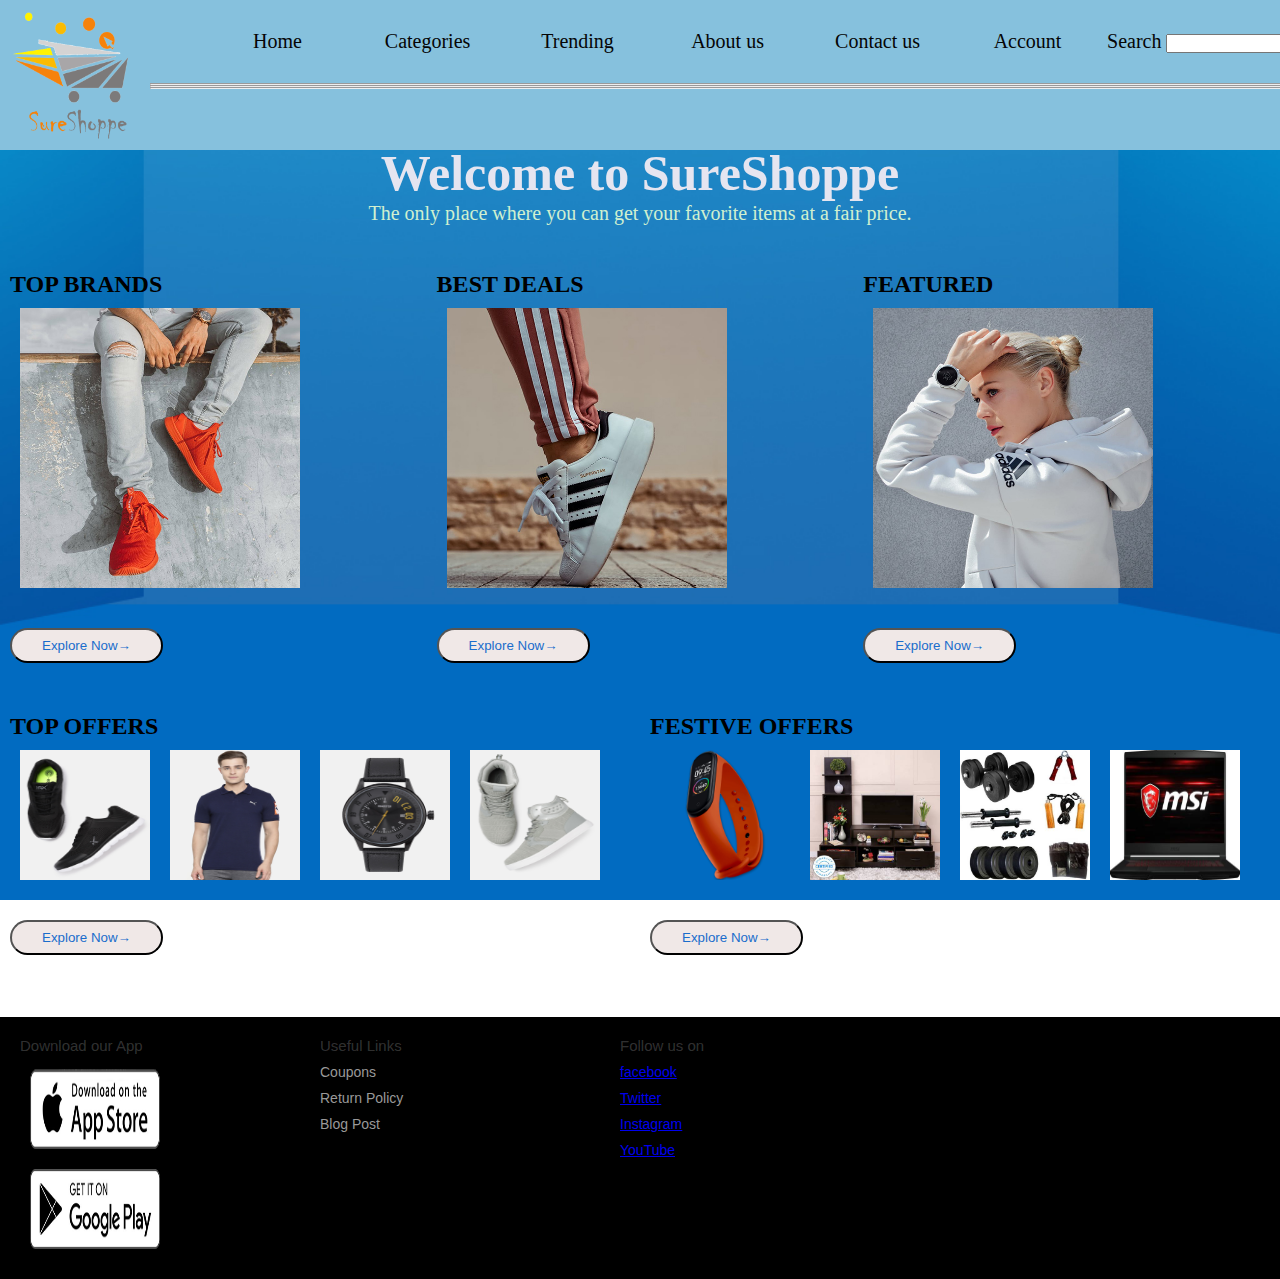
<file: index.html>
<!DOCTYPE html>
<html lang="en">
    <head>
        <meta charset="utf-8">
        <title>SureShoppe Home</title>
        <meta name="viewport" content="width=device-width, initial-scale=1">
        <link rel="stylesheet" href="css/index.css">
    </head>
    <body>
        <!--header navigation bar-->
        <header>            
            <div class="menubar">
               <div><a href="index.html" ><img src="images/Logo.png" alt="logo">   </a>
                </div>
                <ul>
                    <li class="active"><a href="index.html"  >Home </a>  </li>
                    <li> <a href="Categories.html" >Categories </a> </li>
                    <li> <a href="trending.html" >Trending </a> </li>
                    <li> <a href="aboutus.html" >About us </a> </li>
                    <li> <a href="contactus.html" >Contact us </a> </li>
                    <li> <a href="login.html" >Account</a> </li>
                </ul>
                <label class="search">Search <input type="search"></label>
                <hr><hr><hr>
                </div>
        </header>

            <!--Welcome text-->
            <br><br><br><br><br>><br>><br><br>
            <div  class="welcometext">
                <h1> <b>Welcome to SureShoppe</b> </h1>
                <p >
                    The only place where you can get your favorite items at a fair price.
                </p>
            </div>   <br><br>
            <!--top brands, deals, featured, top offers and festive offers--> 
                <div  class="row">
                    <div class="col1">
                        <h1>TOP BRANDS</h1>
                        <img src="images/category-1.jpg" alt="topbrands" >
                        <a href="trending.html" ><button type="button" class="btn">Explore Now&#8594;</button></a>
                    </div>
                    <div class="col1">
                        <h1>BEST DEALS</h1>
                        <img src="images/category-2.jpg" alt="deals" >
                        <a href="trending.html" ><button class="btn">Explore Now&#8594;</button></a>
                    </div>
                    <div class="col1">
                        <h1>FEATURED</h1>
                        <img src="images/category-3.jpg" alt="featured"> 
                        <a href="trending.html"><button class="btn">Explore Now&#8594;</button></a>
                    </div>

                    <div class="col2">
                        <h1>TOP OFFERS</h1>
                        <img src="images/topoffer1.jpg" alt="topoffer"> 
                        <img src="images/topoffer2.jpg" alt="topoffer">
                        <img src="images/topoffer3.jpg" alt="topoffer"> 
                        <img src="images/topoffer4.jpg" alt="topoffer"> 
                        <a href="trending.html"><button class="btn">Explore Now&#8594;</button></a>
                    </div>
                    
                    <div class="col2">
                      <h1>FESTIVE OFFERS</h1>
                      <img src="images/festive1.png" alt="festive1"> 
                      <img src="images/festive2.jpg" alt="festive2">
                      <img src="images/festive3.jpg" alt="festive3"> 
                      <img src="images/festive4.jpg" alt="festive4"> 
                      <a href="trending.html"><button class="btn">Explore Now&#8594;</button></a>
                  </div>
                </div>
            <br><br><br><br><br><br><br><br><br>
            <br><br><br><br><br><br><br><br><br><br><br><br><br><br><br><br><br><br><br><br><br><br><br><br><br><br><br><br><br><br><br><br><br>
<!--footer-->
  <div class="footer">
    <div class="contain">
    <div class="col">
      <h1>Download our App</h1>
      <a href="https://play.google.com/store"><img src="images/appstore.png" alt="appstore"></a>
      <a href="https://www.apple.com/in/app-store/"><img src="images/playstore.png" alt="appstore"> </a>
    </div>
    <div class="col">
      <h1>Useful Links</h1>
      <ul>
        <li>Coupons</li>
        <li>Return Policy</li>
        <li>Blog Post</li>
      </ul>
    </div>
    <div class="col social">
      <h1>Follow us on</h1>
      <ul>
        <li><a href="facebook.com">facebook</a></li>
        <li><a href="Twitter.com">Twitter</a></li>
        <li><a href="Instagram.com">Instagram</a></li>
        <li><a href="youtube.com">YouTube</a></li>
      </ul>
    </div>
  <div class="clearfix"></div>  
  </div>
</div>
  <!-- END OF FOOTER -->
</body>
</html>
</file>
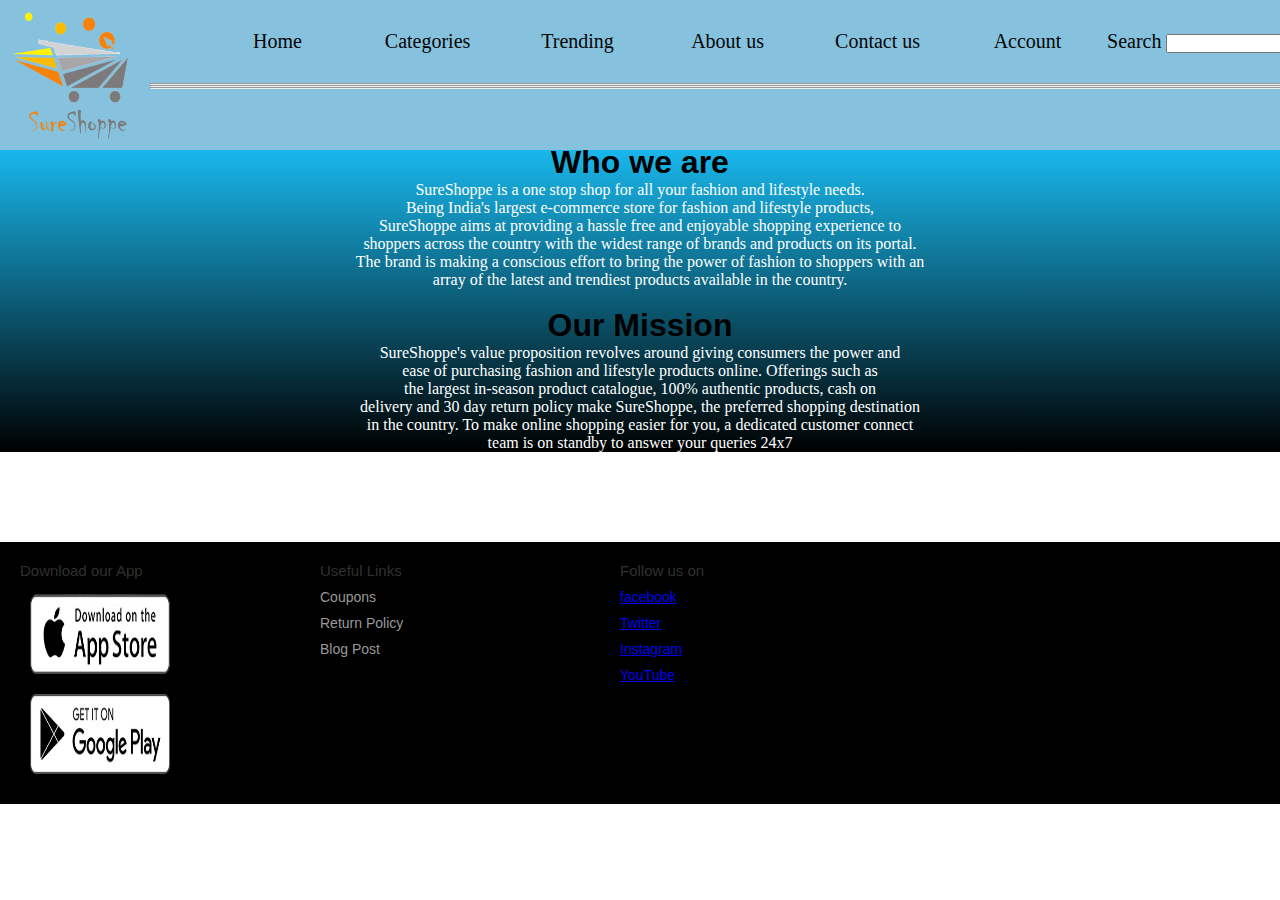
<file: aboutus.html>
<!DOCTYPE html>
<html lang="en">
    <head>
        <meta charset="utf-8">
        <title>SureShoppe Home</title>
        <meta name="viewport" content="width=device-width, initial-scale=1">
        <link rel="stylesheet" href="css/aboutus.css">
    </head>
    <body>
        <!--header navigation bar-->
        <header>            
            <div class="menubar">
               <div><a href="index.html" ><img src="images/Logo.png" alt="logo"></a>
                </div>
                <ul>
                    <li class="active"><a href="index.html"  >Home </a>  </li>
                    <li> <a href="Categories.html" >Categories </a> </li>
                    <li> <a href="trending.html" >Trending </a> </li>
                    <li> <a href="aboutus.html" >About us </a> </li>
                    <li> <a href="contactus.html" >Contact us </a> </li>
                    <li> <a href="login.html" >Account </a> </li>
                </ul>
                <label class="search" >Search <input type="search"></label>
                <hr><hr><hr>
                </div>
        </header>
        <br><br><br><br><br><br><br><br>
        
        <div class="content">
          <div class="a"> 
             <h1>Who we are</h1>
             <p >SureShoppe is a one stop shop for all your fashion and lifestyle needs. <br> 
              Being India's largest e-commerce store for fashion and lifestyle products, <br> 
              SureShoppe aims at providing a hassle free and enjoyable shopping experience to <br>
              shoppers across the country with the widest range of brands and products on its portal. <br>
              The brand is making a conscious effort to bring the power of fashion to shoppers with an <br>
              array of the latest and trendiest products available in the country.
             </p>
          </div> 
          <br>
          <div class="b">
              <h1>Our Mission</h1>
              <p> SureShoppe's value proposition revolves around giving consumers the power and <br>
                ease of purchasing fashion and lifestyle products online. Offerings such as <br>
                the largest in-season product catalogue, 100% authentic products, cash on <br>
                delivery and 30 day return policy make SureShoppe, the preferred shopping destination <br>
                in the country. To make online shopping easier for you, a dedicated customer connect <br>
                team is on standby to answer your queries 24x7
              </p>
          </div>
        </div>
      
    <br><br><br><br><br>

<!--footer-->
  <div class="footer">
    <div class="contain">
    <div class="col">
      <h1>Download our App</h1>
      <a href="https://play.google.com/store"><img src="images/appstore.png" alt="appstore"></a>
      <a href="https://www.apple.com/in/app-store/"><img src="images/playstore.png" alt="appstore"> </a>
    </div>
    <div class="col">
      <h1>Useful Links</h1>
      <ul>
        <li>Coupons</li>
        <li>Return Policy</li>
        <li>Blog Post</li>
      </ul>
    </div>
    <div class="col social">
      <h1>Follow us on</h1>
      <ul>
        <li><a href="facebook.com">facebook</a></li> 
        <li><a href="Twitter.com">Twitter</a></li>
        <li><a href="Instagram.com">Instagram</a></li>
        <li><a href="youtube.com">YouTube</a></li>
      </ul>
    </div>
  <div class="clearfix"></div>
  </div>
  </div>
  <!--END OF FOOTER-->
        
</body>
</html>
</file>
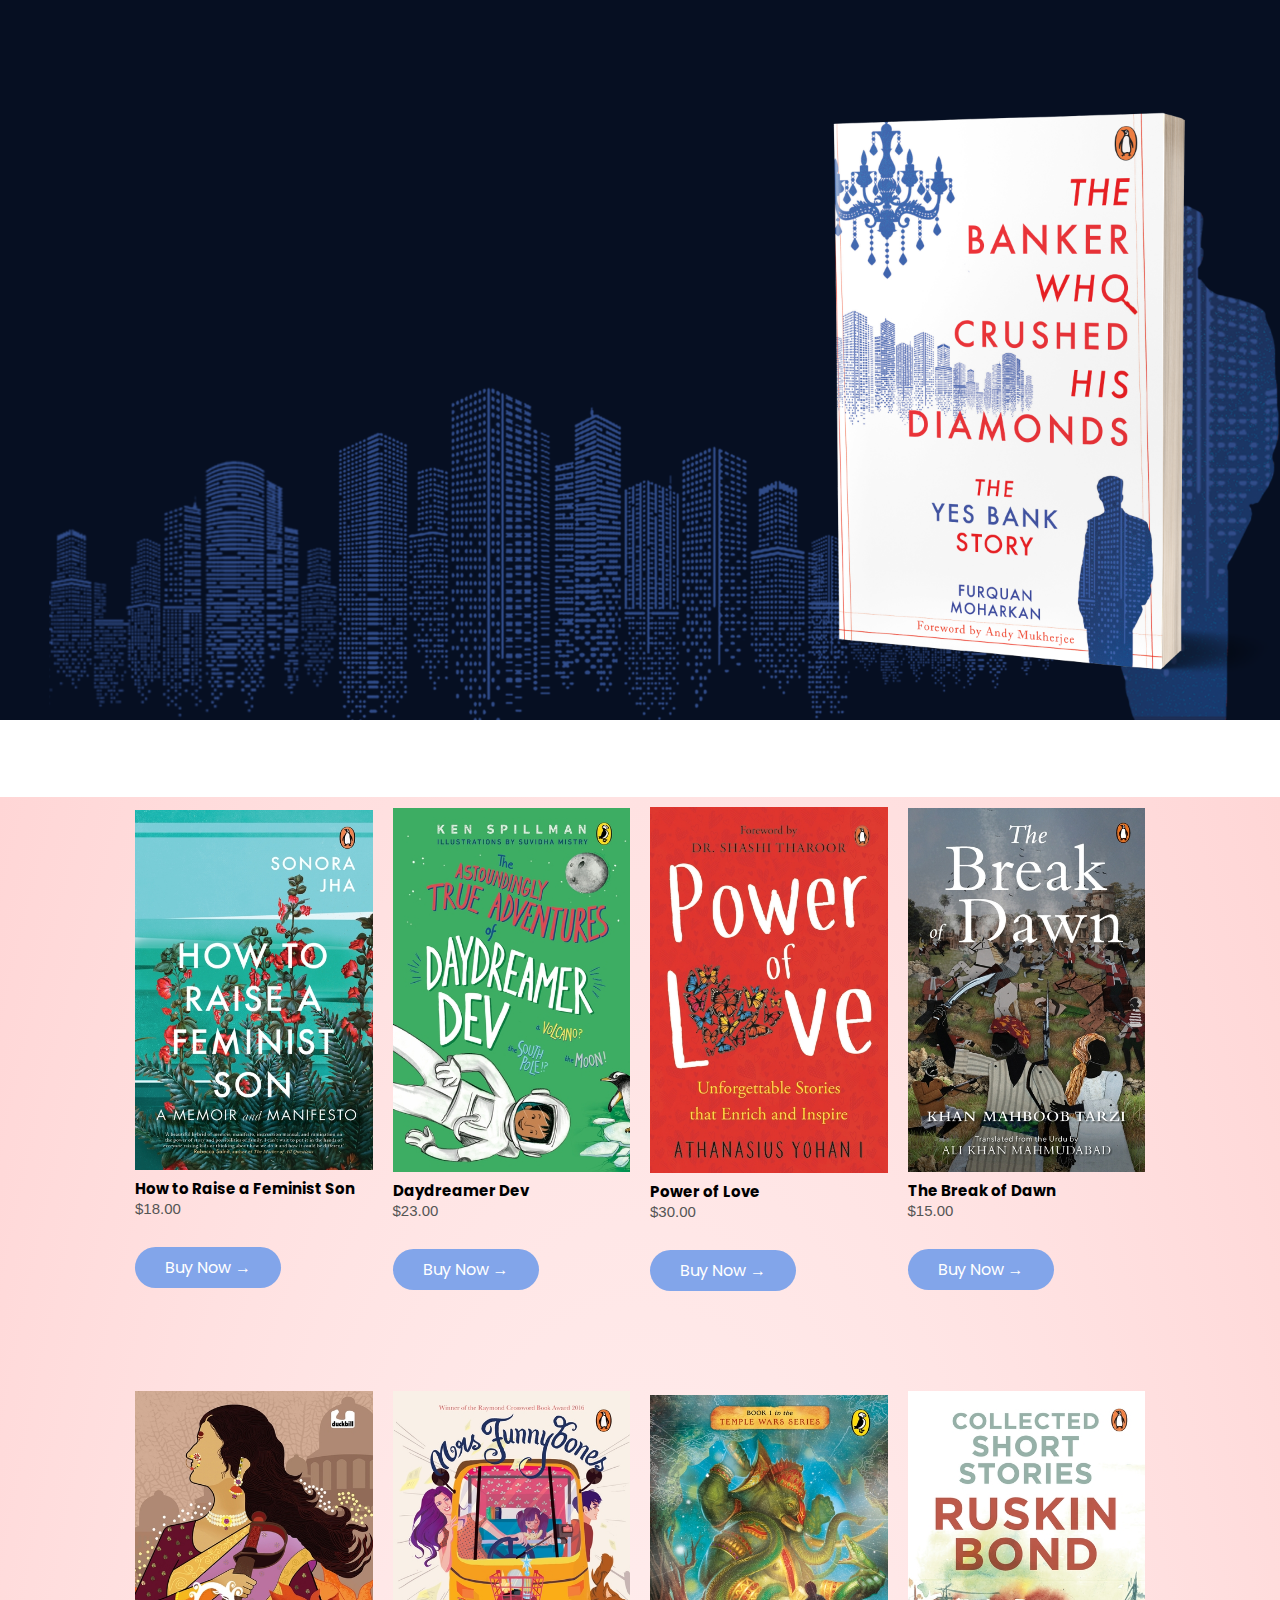
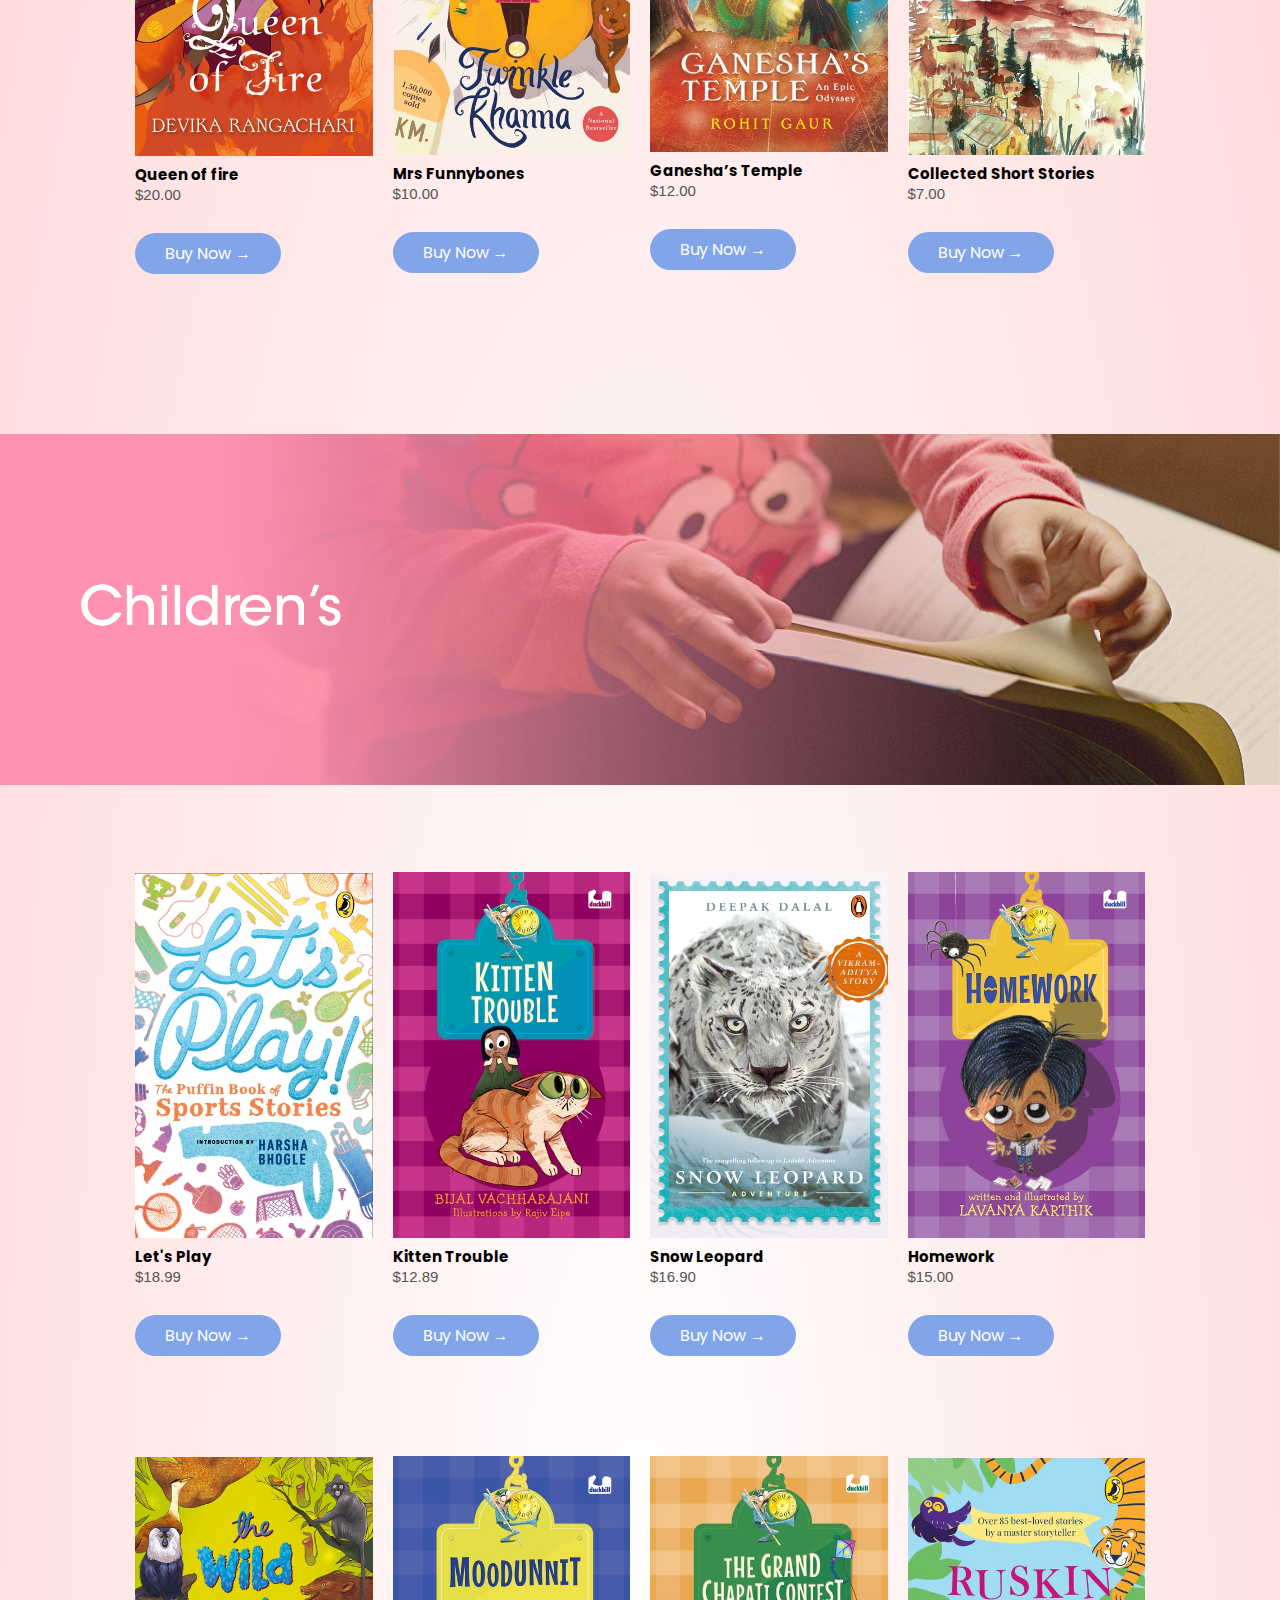
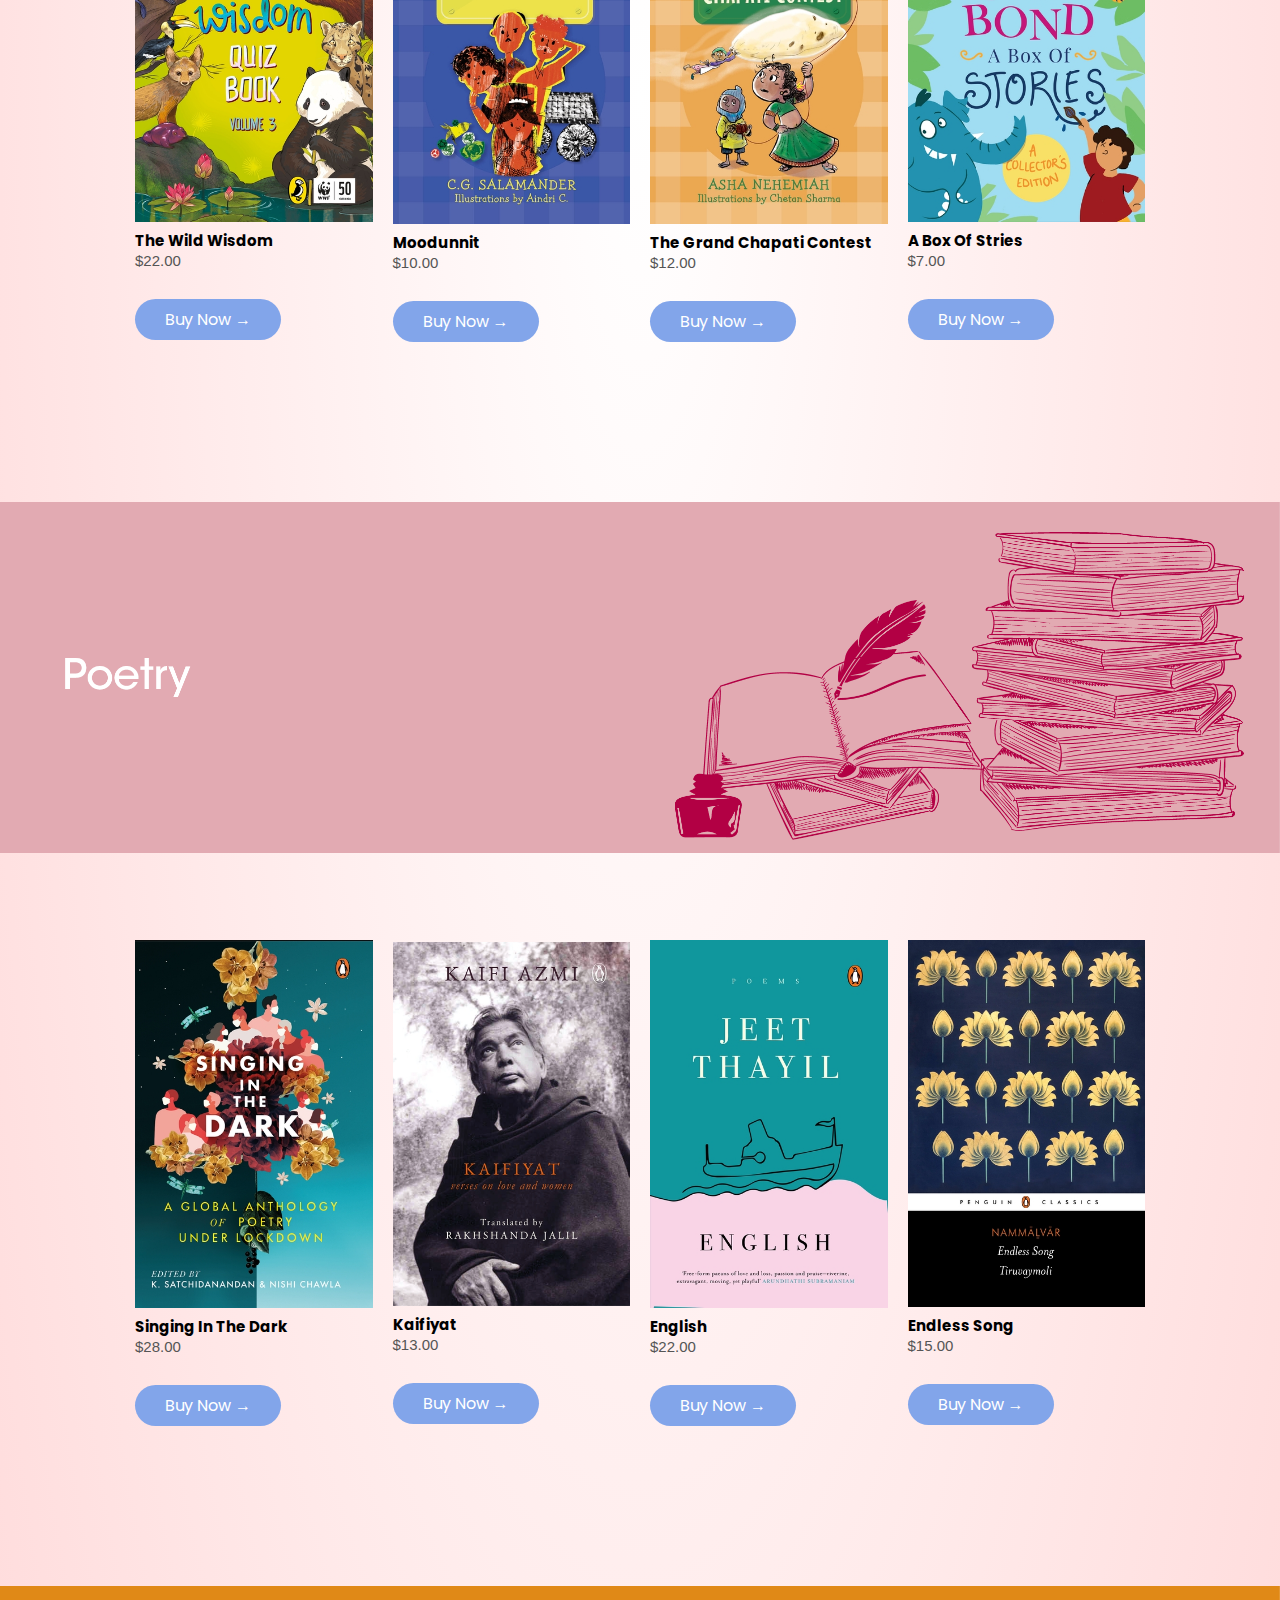
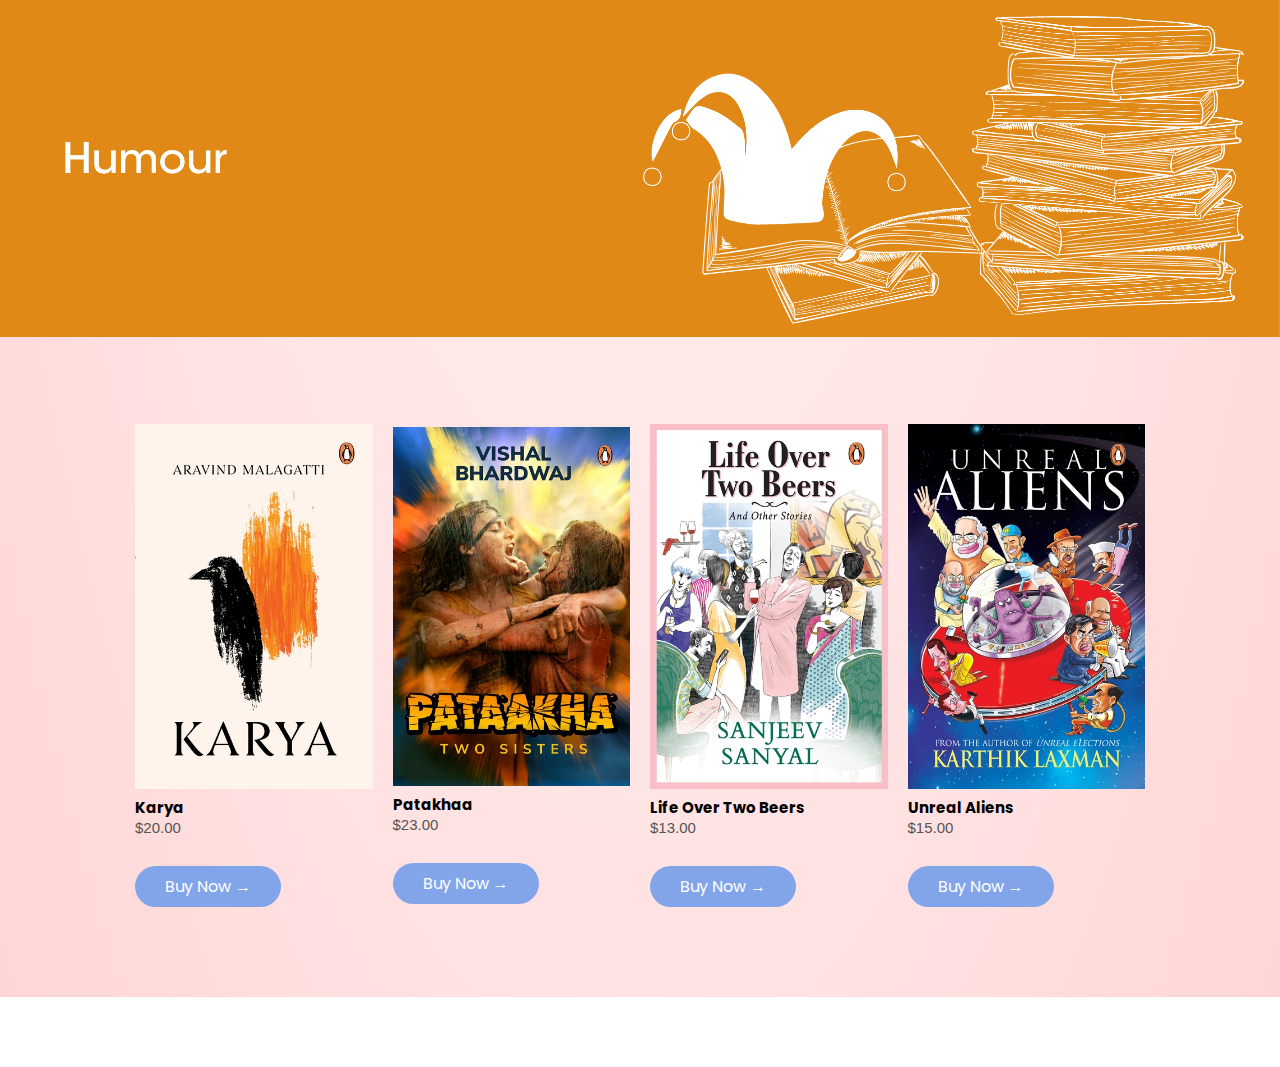
<file: books.html>
<!DOCTYPE html>
<html lang="en">
    <head>
        <meta charset="utf-8">
        <title>HomePage</title>
        <meta name="viewport" content="width=device-width, initial-scale=1">
        <link rel="stylesheet" href="css/common.css">
		<link href="https://fonts.googleapis.com/css2?family=Poppins:wght@500&display=swap" rel="stylesheet">
    </head>
    <body>
<!-- General Caztegory  -->
	<img src="images/headline.png" alt="fashion" class="center">
			<div class="header">
	        <div class="categories">
			<div class="small-container">
				<div class="row">
				<div class="col-4">
					<img src="images/book1.jpg" alt="How to Raise a Feminist Son" class="center">
					<h4>How to Raise a Feminist Son</h4>
					<p>$18.00</p>
					<a href="orderdone.html" class="btn">Buy Now &#8594;</a>
				</div>
				<div class="col-4">
					<img src="images/book2.jpg" alt="Daydreamer Dev" class="center">
					<h4>Daydreamer Dev</h4>
					<p>$23.00</p>
					<a href="orderdone.html" class="btn">Buy Now &#8594;</a>
				</div>
				<div class="col-4">
					<img src="images/book3.jpg" alt="Power of Love" class="center">
					<h4>Power of Love</h4>
					<p>$30.00</p>
					<a href="orderdone.html" class="btn">Buy Now &#8594;</a>
				</div>
				<div class="col-4">
					<img src="images/book4.jpg" alt="The Break of Dawn" class="center">
					<h4>The Break of Dawn</h4>
					<p>$15.00</p>
					<a href="orderdone.html" class="btn">Buy Now &#8594;</a>
				</div>
				<div class="col-4">
					<img src="images/book16.jpg" alt="Queen of fire" class="center">
					<h4>Queen of fire</h4>
					<p>$20.00</p>
					<a href="orderdone.html" class="btn">Buy Now &#8594;</a>
				</div>
				<div class="col-4">
					<img src="images/book9.jpg" alt="Mrs Funnybones" class="center">
					<h4>Mrs Funnybones</h4>
					<p>$10.00</p>
					<a href="orderdone.html" class="btn">Buy Now &#8594;</a>
				</div>
				<div class="col-4">
					<img src="images/book13.jpg" alt="Ganesha’s Temple" class="center">
					<h4>Ganesha’s Temple</h4>
					<p>$12.00</p>
					<a href="orderdone.html" class="btn">Buy Now &#8594;</a>
				</div>
				<div class="col-4">
					<img src="images/book14.jpg" alt="Collected Short Stories" class="center">
					<h4>Collected Short Stories</h4>
					<p>$7.00</p>
					<a href="orderdone.html" class="btn">Buy Now &#8594;</a>
				</div>	
				</div>
			</div>
        </div>
<!-- Children's  -->
		<img src="images/akk.png" alt="fashion" class="center">
		<div class="categories">
			<div class="small-container">
				<div class="row">
				<div class="col-4">
					<img src="images/kidsb1.jpg" alt="Let's Play" class="center">
					<h4>Let's Play</h4>
					<p>$18.99</p>
					<a href="orderdone.html" class="btn">Buy Now &#8594;</a>
				</div>
				<div class="col-4">
					<img src="images/kidsb2.jpg" alt="Kitten Trouble" class="center">
					<h4>Kitten Trouble</h4>
					<p>$12.89</p>
					<a href="orderdone.html" class="btn">Buy Now &#8594;</a>
				</div>
				<div class="col-4">
					<img src="images/kidsb3.jpg" alt="Snow Leopard" class="center">
					<h4>Snow Leopard</h4>
					<p>$16.90</p>
					<a href="orderdone.html" class="btn">Buy Now &#8594;</a>
				</div>
				<div class="col-4">
					<img src="images/kidsb4.jpg" alt="Homework" class="center">
					<h4>Homework</h4>
					<p>$15.00</p>
					<a href="orderdone.html" class="btn">Buy Now &#8594;</a>
				</div>
				<div class="col-4">
					<img src="images/kidsb5.jpg" alt="The Wild Wisdom" class="center">
					<h4>The Wild Wisdom</h4>
					<p>$22.00</p>
					<a href="orderdone.html" class="btn">Buy Now &#8594;</a>
				</div>
				<div class="col-4">
					<img src="images/kidsb6.jpg" alt="Moodunnit" class="center">
					<h4>Moodunnit</h4>
					<p>$10.00</p>
					<a href="orderdone.html" class="btn">Buy Now &#8594;</a>
				</div>
				<div class="col-4">
					<img src="images/kidsb7.jpg" alt="The Grand Chapati Contest" class="center">
					<h4>The Grand Chapati Contest</h4>
					<p>$12.00</p>
					<a href="orderdone.html" class="btn">Buy Now &#8594;</a>
				</div>
				<div class="col-4">
					<img src="images/kidsb8.jpg" alt="A Box Of Stries" class="center">
					<h4>A Box Of Stries</h4>
					<p>$7.00</p>
					<a href="orderdone.html" class="btn">Buy Now &#8594;</a>
				</div>	
				</div>
			</div>
		</div>
<!--  Poetry  -->
		<img src="images/poetry.png" alt="fashion" class="center">
		<div class="categories">
			<div class="small-container">
				<div class="row">
				<div class="col-4">
					<img src="images/poetry1.jpg" alt="Singing In The Dark" class="center">
					<h4>Singing In The Dark</h4>
					<p>$28.00</p>
					<a href="orderdone.html" class="btn">Buy Now &#8594;</a>
				</div>
				<div class="col-4">
					<img src="images/poetry2.jpg" alt="Kaifiyat" class="center">
					<h4>Kaifiyat</h4>
					<p>$13.00</p>
					<a href="orderdone.html" class="btn">Buy Now &#8594;</a>
				</div>
				<div class="col-4">
					<img src="images/poetry3.jpg" alt="English" class="center">
					<h4>English</h4>
					<p>$22.00</p>
					<a href="orderdone.html" class="btn">Buy Now &#8594;</a>
				</div>
				<div class="col-4">
					<img src="images/poetry4.jpg" alt="Endless Song" class="center">
					<h4>Endless Song</h4>
					<p>$15.00</p>
					<a href="orderdone.html" class="btn">Buy Now &#8594;</a>
				</div>	
				</div>
			</div>	
		</div>
<!--  Humour -->
		<img src="images/humour.png" alt="fashion" class="center">
		<div class="categories">
			<div class="small-container">
				<div class="row">
				<div class="col-4">
					<img src="images/h1.jpg" alt="Arya" class="center">
					<h4>Karya</h4>
					<p>$20.00</p>
					<a href="orderdone.html" class="btn">Buy Now &#8594;</a>
				</div>
				<div class="col-4">
					<img src="images/h2.jpg" alt="Patakhaa" class="center">
					<h4>Patakhaa</h4>
					<p>$23.00</p>
					<a href="orderdone.html" class="btn">Buy Now &#8594;</a>
				</div>
				<div class="col-4">
					<img src="images/h3.jpg" alt="Life Over Two Beers" class="center">
					<h4>Life Over Two Beers</h4>
					<p>$13.00</p>
					<a href="orderdone.html" class="btn">Buy Now &#8594;</a>
				</div>
				<div class="col-4">
					<img src="images/h4.jpg" alt="Unreal Aliens" class="center">
					<h4>Unreal Aliens</h4>
					<p>$15.00</p>
					<a href="orderdone.html" class="btn">Buy Now &#8594;</a>
				</div>	
				</div>
			</div>	
		</div>
		</div>
	</body>
</html>
</file>
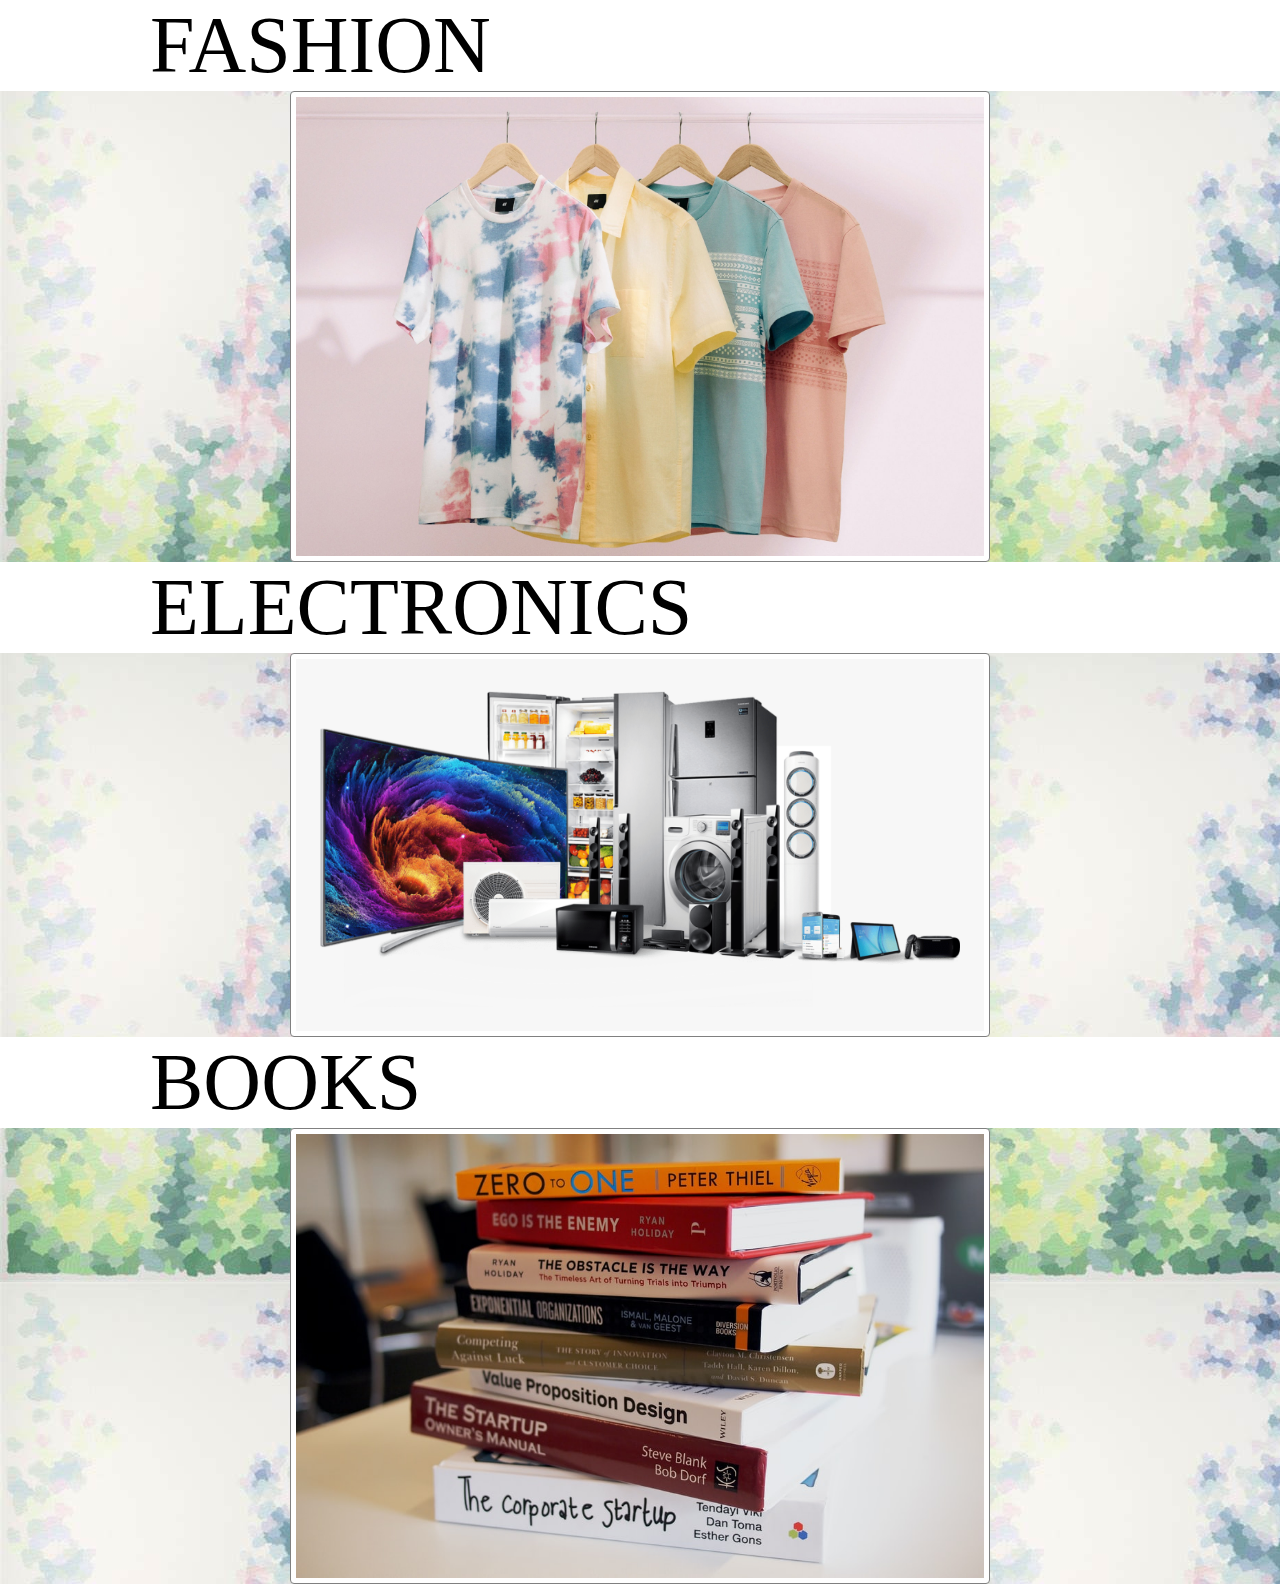
<file: Categories.html>
<!DOCTYPE html>
<html lang="en">
    <head>
        <meta charset="utf-8">
        <title>Shop</title>
        <meta name="viewport" content="width=device-width, initial-scale=1">
        <link rel="stylesheet" href="css/categories.css">
    </head>
    <body>
		<p>FASHION</p>
		<a href="fashion.html">
        <img src="images/fashion1.jpg" alt="fashion" class="center">
		</a>
		<p>ELECTRONICS</p>
		<a href="electronics.html">
        <img src="images/e.png" alt="electronics" class="center">
		</a>
		<p>BOOKS</p>
		<a href="books.html">
        <img src="images/books.jpg" alt="books" class="center">
		</a>		
</body>
</html>
</file>
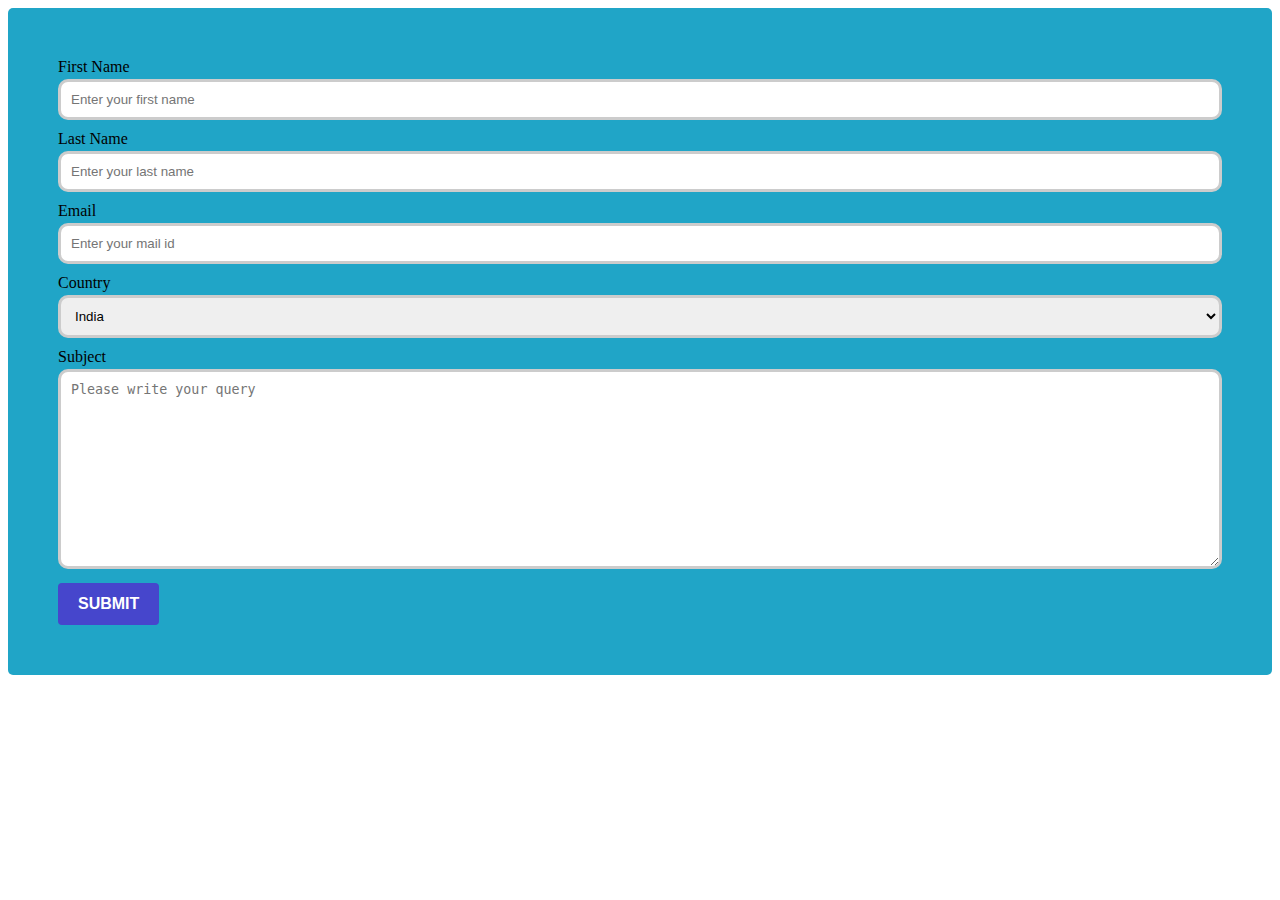
<file: contactus.html>
<!DOCTYPE html>
<html lang="en">
    <head>
        <meta charset="utf-8">
        <title>Contact SureShoppe</title>
        <meta name="viewport" content="width=device-width, initial-scale=1">
        <link rel="stylesheet" href="css/contactus.css">
    </head>
    <body>
        <div class="container">
            <form>
          
              <label for="fname">First Name</label>
              <input type="text" id="fname" name="firstname" placeholder="Enter your first name">
          
              <label for="lname">Last Name</label>
              <input type="text" id="lname" name="lastname" placeholder="Enter your last name">
          
              <label for="email">Email</label>
              <input type="email" id="email" name="email" placeholder="Enter your mail id">

              <label for="country">Country</label>
              <select id="country" name="country">
                <option value="usa">India</option>
                <option value="australia">Canada</option>
                <option value="canada">Australia</option>
                <option value="usa">USA</option>
                <option value="usa">UK</option>
              </select>
          
              <label for="subject">Subject</label>
              <textarea id="subject" name="subject" placeholder="Please write your query" style="height:200px"></textarea>
          
              <input type="submit" value="SUBMIT">
          
            </form>
          </div>

    </body>
</html>
</file>
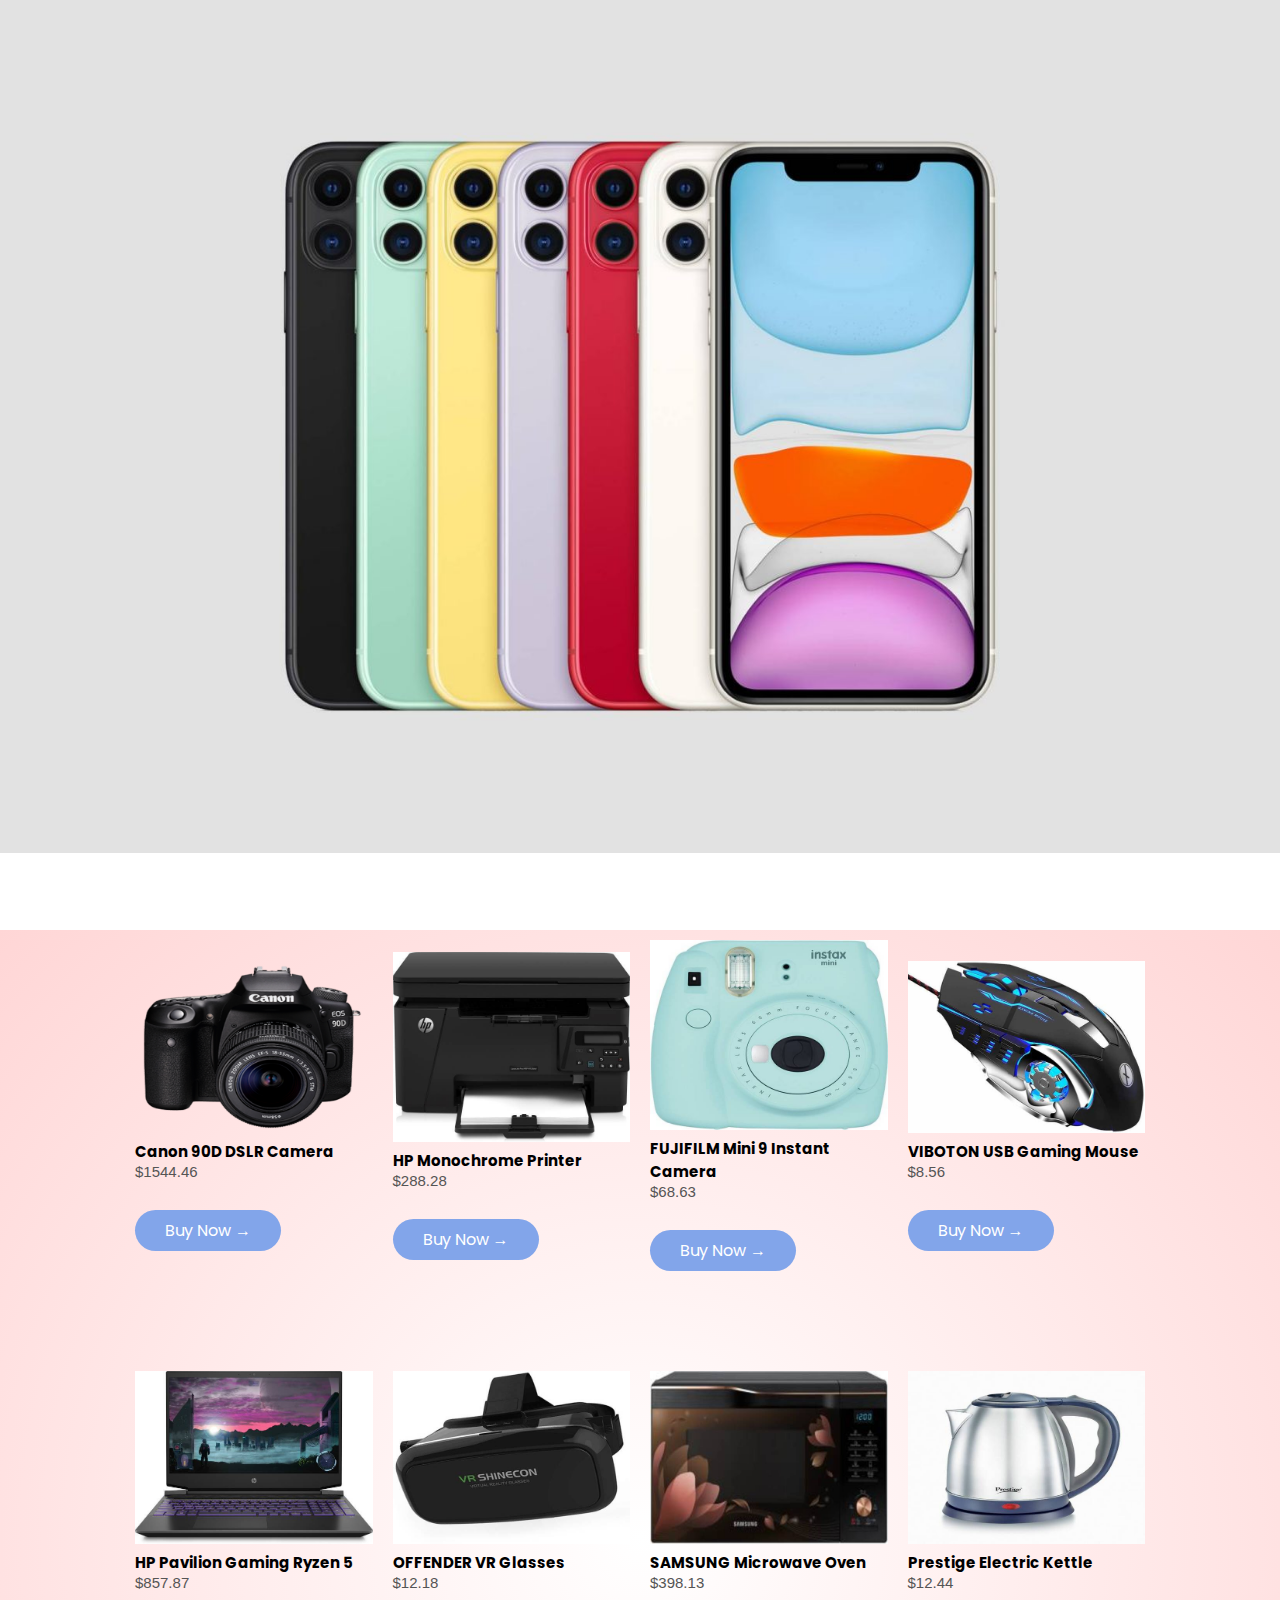
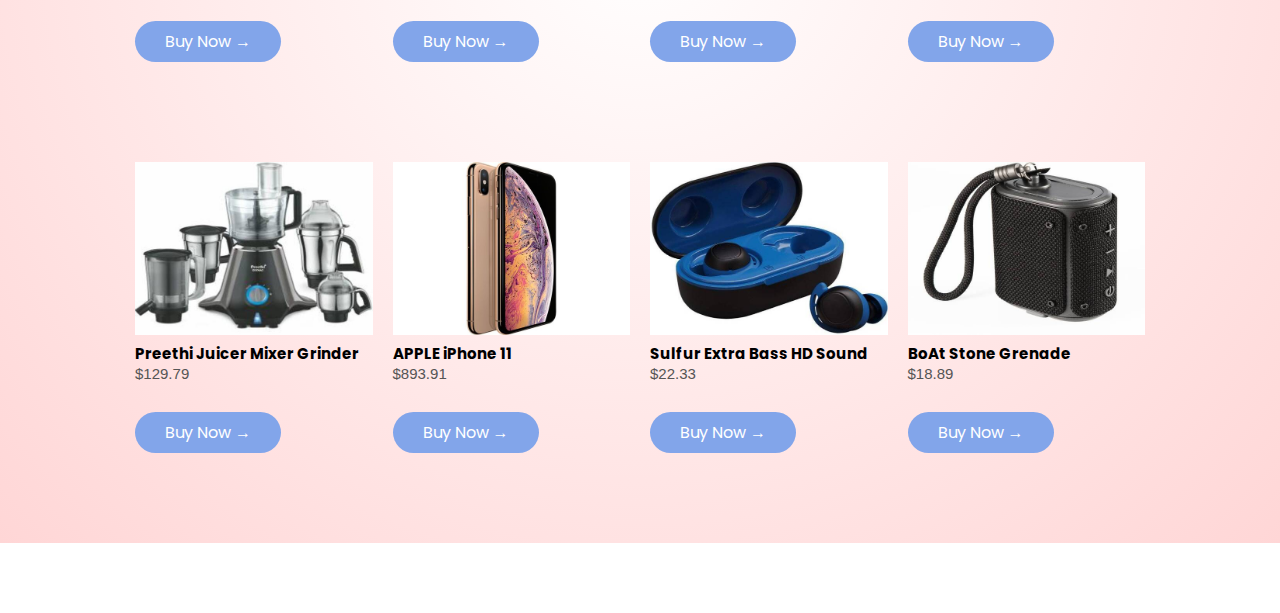
<file: electronics.html>
<!DOCTYPE html>
<html lang="en">
    <head>
        <meta charset="utf-8">
        <title>HomePage</title>
        <meta name="viewport" content="width=device-width, initial-scale=1">
        <link rel="stylesheet" href="css/common.css">
		<link href="https://fonts.googleapis.com/css2?family=Poppins:wght@500&display=swap" rel="stylesheet">
    </head>
    <body>
	<img src="images/electronicsbg3.jpg" alt="fashion" class="center">
			<div class="header">
	        <div class="categories">
			<div class="small-container">
				<div class="row">
				<div class="col-4">
					<img src="images/el1.png" alt="Canon 90D DSLR Camera" class="center">
					<h4>Canon 90D DSLR Camera</h4>
					<p>$1544.46</p>
					<a href="orderdone.html" class="btn">Buy Now &#8594;</a>
				</div>
				<div class="col-4">
					<img src="images/ak6.jpeg" alt="HP Monochrome Printer" class="center">
					<h4>HP Monochrome Printer</h4>
					<p>$288.28</p>
					<a href="orderdone.html" class="btn">Buy Now &#8594;</a>
				</div>
				<div class="col-4">
					<img src="images/ak7.jpeg" alt="FUJIFILM Mini 9 Instant Camera" class="center">
					<h4>FUJIFILM Mini 9 Instant Camera</h4>
					<p>$68.63</p>
					<a href="orderdone.html" class="btn">Buy Now &#8594;</a>
				</div>
				<div class="col-4">
					<img src="images/ak9.jpeg" alt="VIBOTON USB Gaming Mouse" class="center">
					<h4>VIBOTON USB Gaming Mouse</h4>
					<p>$8.56</p>
					<a href="orderdone.html" class="btn">Buy Now &#8594;</a>
				</div>	
				<div class="col-4">
					<img src="images/ak10.jpeg" alt="HP Pavilion Gaming Ryzen 5" class="center">
					<h4>HP Pavilion Gaming Ryzen 5</h4>
					<p>$857.87</p>
					<a href="orderdone.html" class="btn">Buy Now &#8594;</a>
				</div>
				<div class="col-4">
					<img src="images/ak12.jpeg" alt="OFFENDER VR Virtual Reality Glasses" class="center">
					<h4>OFFENDER VR Glasses</h4>
					<p>$12.18</p>
					<a href="" class="btn">Buy Now &#8594;</a>
				</div>
				<div class="col-4">
					<img src="images/ak11.jpeg" alt="SAMSUNG Microwave Oven" class="center">
					<h4>SAMSUNG Microwave Oven</h4>
					<p>$398.13</p>
					<a href="orderdone.html" class="btn">Buy Now &#8594;</a>
				</div>
				<div class="col-4">
					<img src="images/ak13.jpeg" alt="Prestige Electric Kettle" class="center">
					<h4>Prestige Electric Kettle</h4>
					<p>$12.44</p>
					<a href="orderdone.html" class="btn">Buy Now &#8594;</a>
				</div>
				<div class="col-4">
					<img src="images/ak2.jpeg" alt="Preethi Juicer Mixer Grinder" class="center">
					<h4>Preethi Juicer Mixer Grinder</h4>
					<p>$129.79</p>
					<a href="orderdone.html" class="btn">Buy Now &#8594;</a>
				</div>
				<div class="col-4">
					<img src="images/iphone2.jpg" alt="APPLE iPhone 11" class="center">
					<h4>APPLE iPhone 11</h4>
					<p>$893.91</p>
					<a href="orderdone.html" class="btn">Buy Now &#8594;</a>
				</div>
				<div class="col-4">
					<img src="images/ak3.jpeg" alt="Sulfur Extra Bass HD Sound" class="center">
					<h4>Sulfur Extra Bass HD Sound</h4>
					<p>$22.33</p>
					<a href="orderdone.html" class="btn">Buy Now &#8594;</a>
				</div>
				<div class="col-4">
					<img src="images/ak5.jpeg" alt="BoAt Stone Grenade" class="center">
					<h4>BoAt Stone Grenade</h4>
					<p>$18.89</p>
					<a href="orderdone.html" class="btn">Buy Now &#8594;</a>
				</div>	
				</div>
			</div>
        </div>
		</div>
	</body>
</html>
</file>
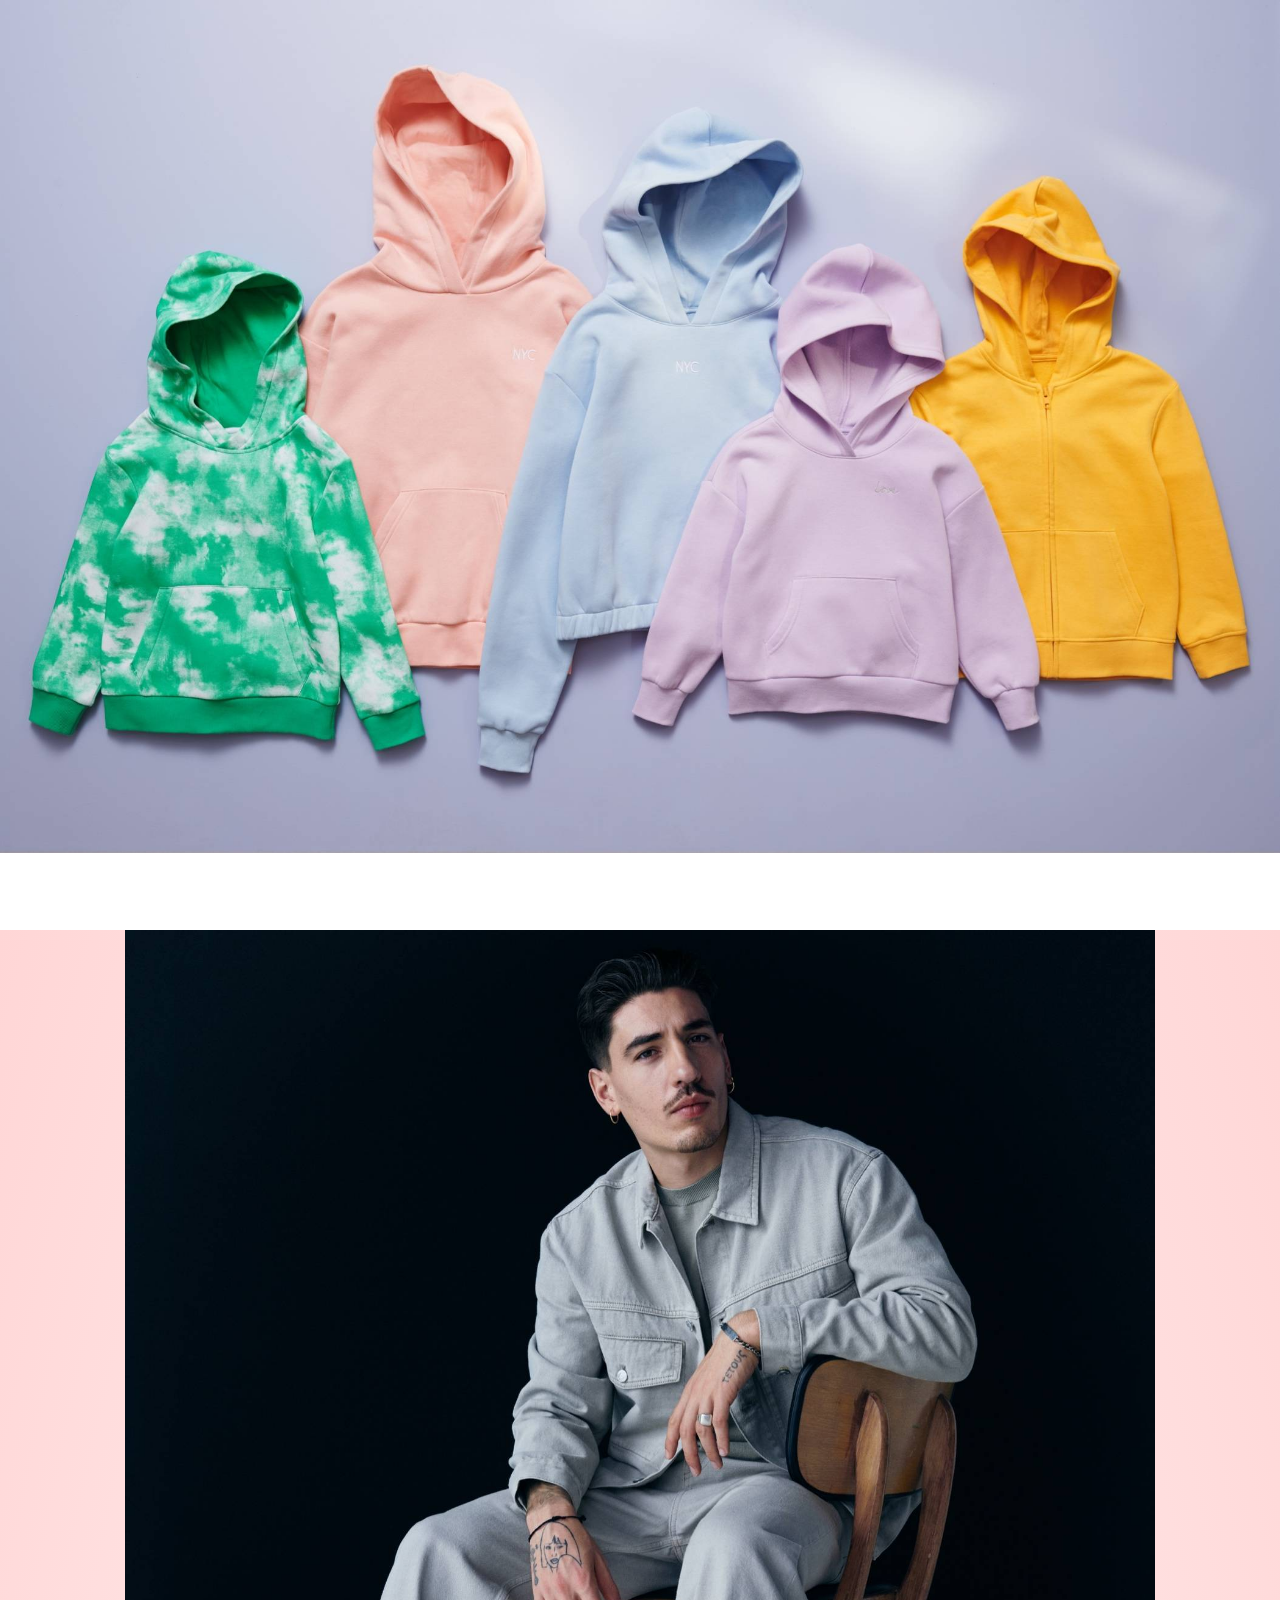
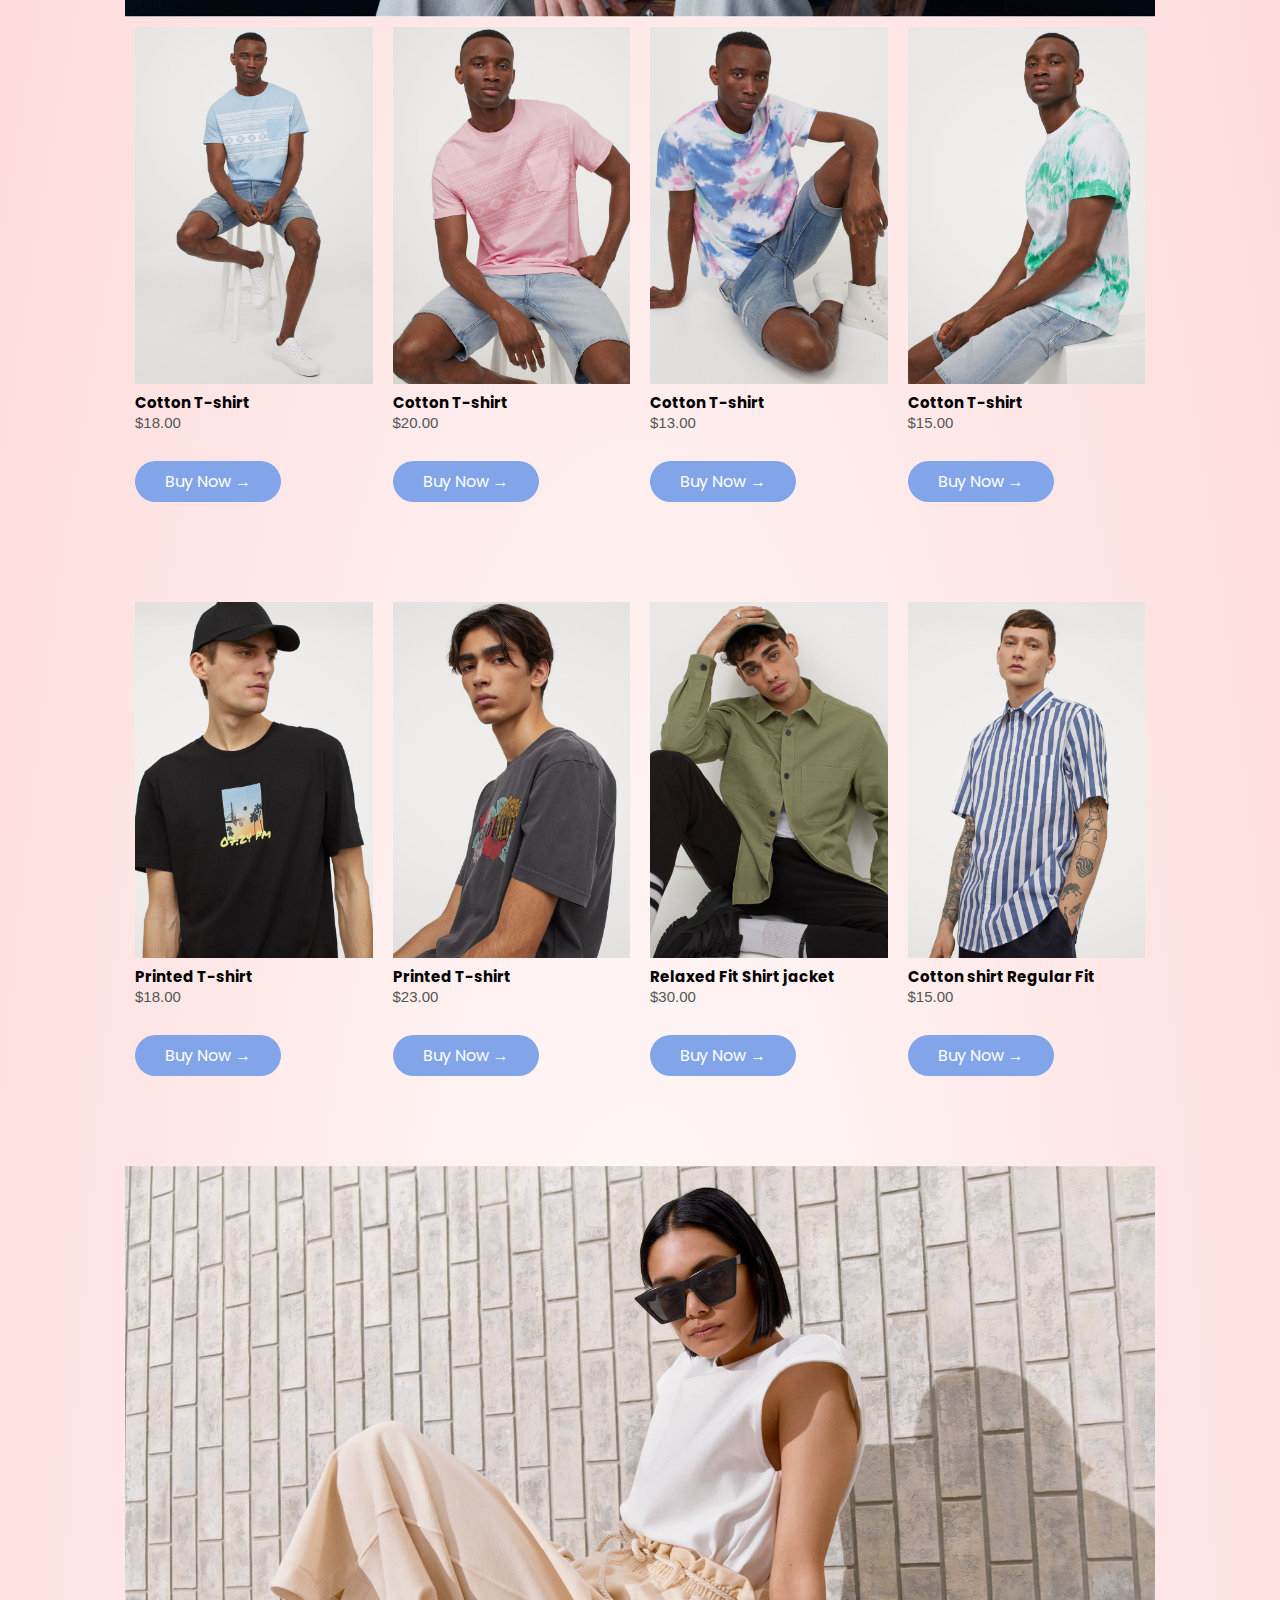
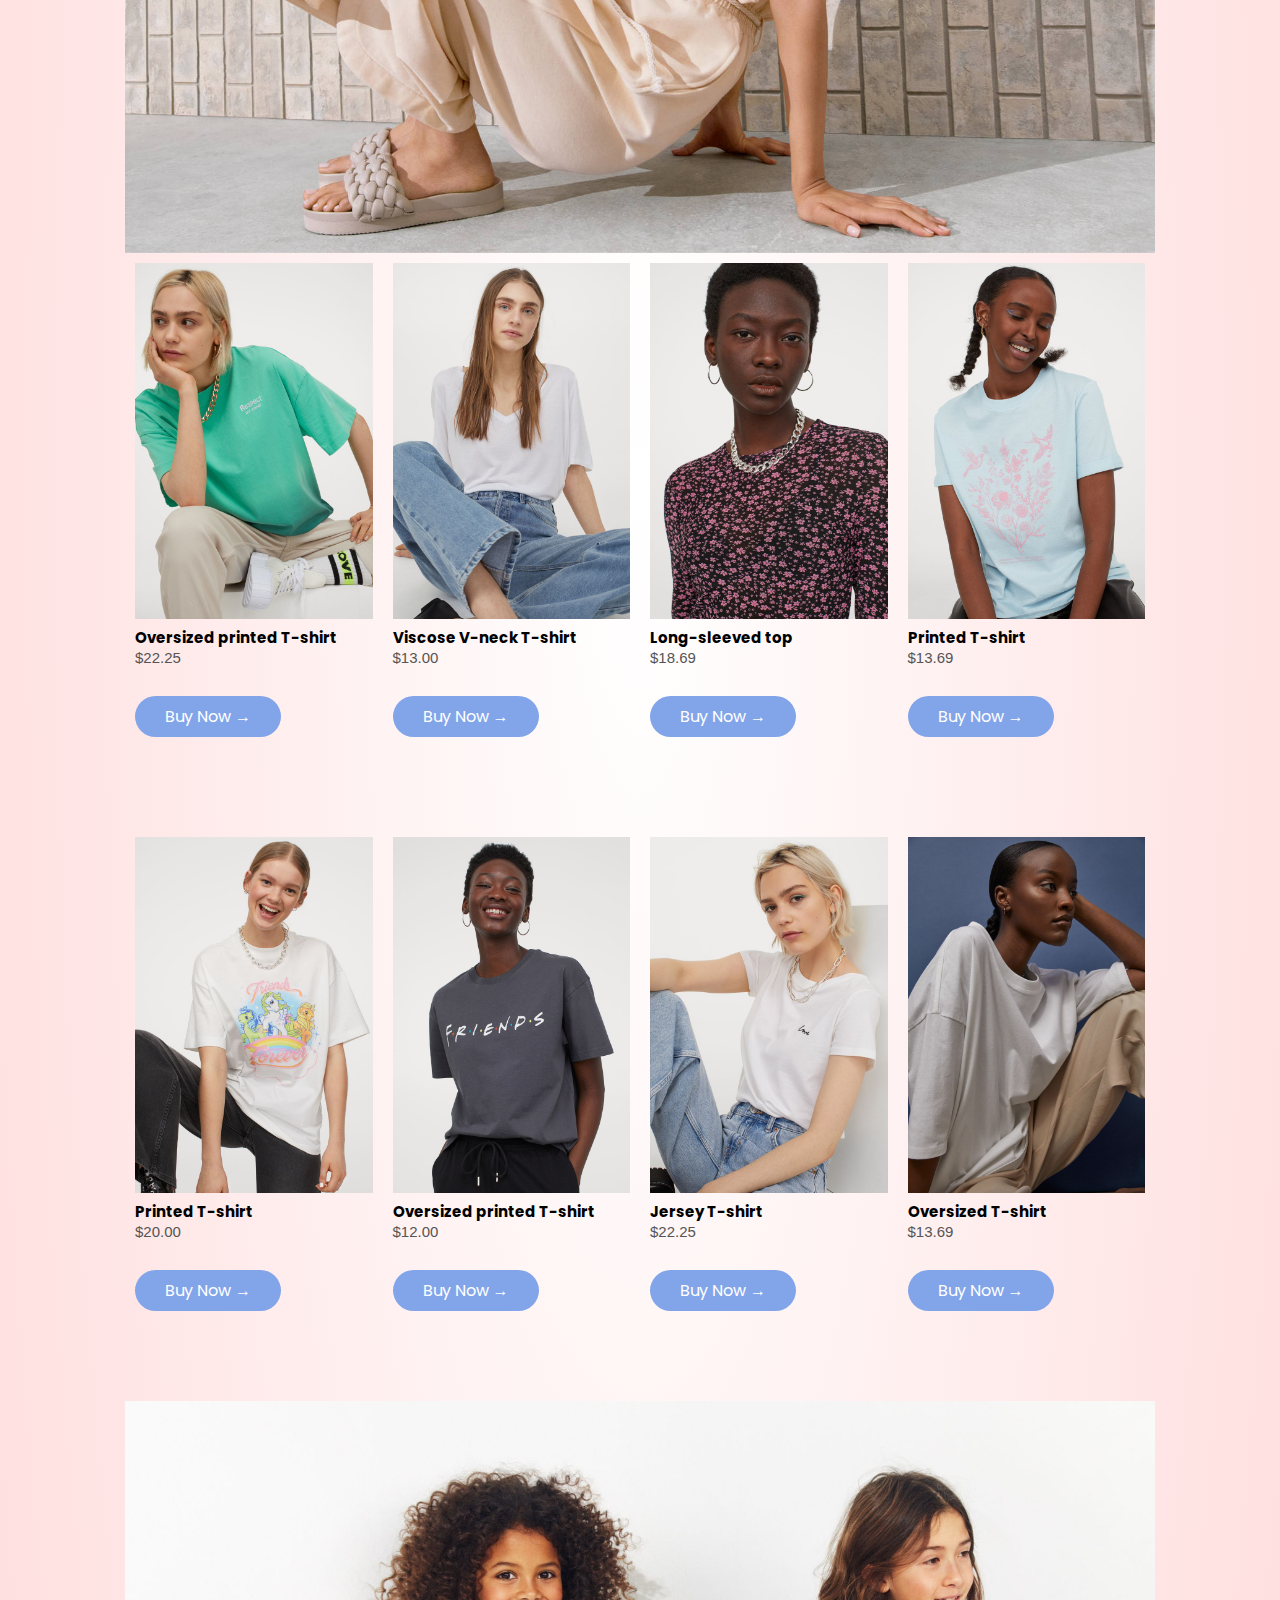
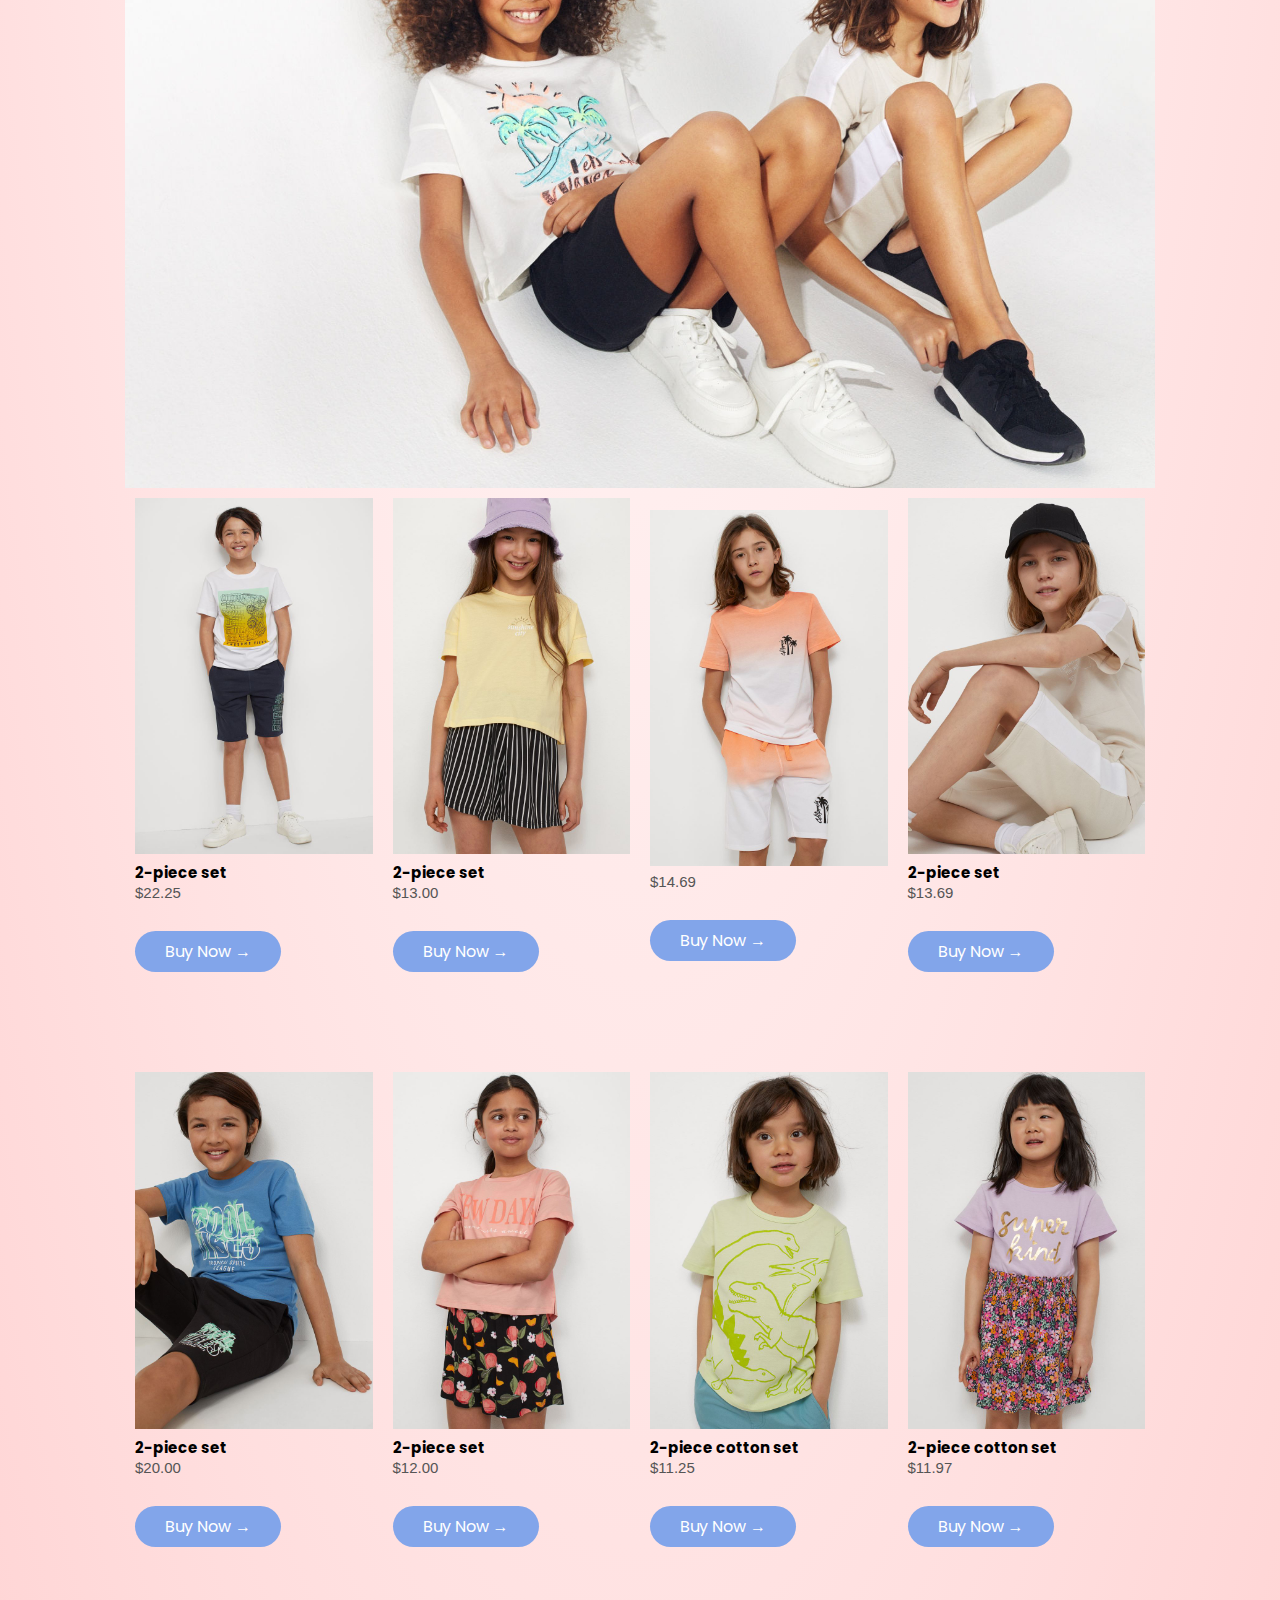
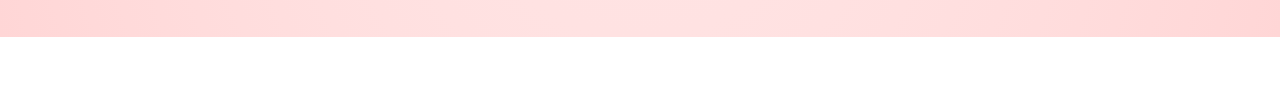
<file: fashion.html>
<!DOCTYPE html>
<html lang="en">
    <head>
        <meta charset="utf-8">
        <title>HomePage</title>
        <meta name="viewport" content="width=device-width, initial-scale=1">
        <link rel="stylesheet" href="css/common.css">
		<link href="https://fonts.googleapis.com/css2?family=Poppins:wght@500&display=swap" rel="stylesheet">
    </head>
    <body>
	<img src="images/banner4.jpg" alt="fashion" class="center">
			<div class="header">
	        <div class="categories">
			<div class="small-container">
				<div class="row">
<!-- Men's -->
				<img src="images/menbanner.jpg" alt="fashion" class="center">
				<div class="col-4">
					<img src="images/men1.jpg" alt="Cotton T-shirt" class="center">
					<h4>Cotton T-shirt</h4>
					<p>$18.00</p>
					<a href="orderdone.html" class="btn">Buy Now &#8594;</a>
				</div>
				<div class="col-4">
					<img src="images/men2.jpg" alt="Cotton T-shirt" class="center">
					<h4>Cotton T-shirt</h4>
					<p>$20.00</p>
					<a href="orderdone.html" class="btn">Buy Now &#8594;</a>
				</div>
				<div class="col-4">
					<img src="images/men3.jpg" alt="Cotton T-shirt" class="center">
					<h4>Cotton T-shirt</h4>
					<p>$13.00</p>
					<a href="orderdone.html" class="btn">Buy Now &#8594;</a>
				</div>
				<div class="col-4">
					<img src="images/men4.jpg" alt="Cotton T-shirt" class="center">
					<h4>Cotton T-shirt</h4>
					<p>$15.00</p>
					<a href="orderdone.html" class="btn">Buy Now &#8594;</a>
				</div>
				<div class="col-4">
					<img src="images/men5.jpg" alt="Printed T-shirt" class="center">
					<h4>Printed T-shirt</h4>
					<p>$18.00</p>
					<a href="orderdone.html" class="btn">Buy Now &#8594;</a>
				</div>
				<div class="col-4">
					<img src="images/men6.jpg" alt="Printed T-shirt" class="center">
					<h4>Printed T-shirt</h4>
					<p>$23.00</p>
					<a href="orderdone.html" class="btn">Buy Now &#8594;</a>
				</div>
				<div class="col-4">
					<img src="images/men7.jpg" alt="Relaxed Fit Shirt jacket" class="center">
					<h4>Relaxed Fit Shirt jacket</h4>
					<p>$30.00</p>
					<a href="orderdone.html" class="btn">Buy Now &#8594;</a>
				</div>
				<div class="col-4">
					<img src="images/men8.jpg" alt="Cotton shirt Regular Fit" class="center">
					<h4>Cotton shirt Regular Fit</h4>
					<p>$15.00</p>
					<a href="orderdone.html" class="btn">Buy Now &#8594;</a>
				</div>
<!-- Women's  -->
				<img src="images/womenbanner.jpg" alt="fashion" class="center">
				<div class="col-4">
					<img src="images/women1.jpg" alt="Oversized printed T-shirt" class="center">
					<h4>Oversized printed T-shirt</h4>
					<p>$22.25</p>
					<a href="orderdone.html" class="btn">Buy Now &#8594;</a>
				</div>
				<div class="col-4">
					<img src="images/women2.jpg" alt="Viscose V-neck T-shirt" class="center">
					<h4>Viscose V-neck T-shirt</h4>
					<p>$13.00</p>
					<a href="orderdone.html" class="btn">Buy Now &#8594;</a>
				</div>
				<div class="col-4">
					<img src="images/women3.jpg" alt="Long-sleeved top" class="center">
					<h4>Long-sleeved top</h4>
					<p>$18.69</p>
					<a href="orderdone.html" class="btn">Buy Now &#8594;</a>
				</div>
				<div class="col-4">
					<img src="images/women4.jpg" alt="Printed T-shirt" class="center">
					<h4>Printed T-shirt</h4>
					<p>$13.69</p>
					<a href="orderdone.html" class="btn">Buy Now &#8594;</a>
				</div>
				<div class="col-4">
					<img src="images/women5.jpg" alt="Printed T-shirt" class="center">
					<h4>Printed T-shirt</h4>
					<p>$20.00</p>
					<a href="orderdone.html" class="btn">Buy Now &#8594;</a>
				</div>
				<div class="col-4">
					<img src="images/women6.jpg" alt="Oversized printed T-shirt" class="center">
					<h4>Oversized printed T-shirt</h4>
					<p>$12.00</p>
					<a href="orderdone.html" class="btn">Buy Now &#8594;</a>
				</div>
				<div class="col-4">
					<img src="images/women7.jpg" alt="Jersey T-shirt" class="center">
					<h4>Jersey T-shirt</h4>
					<p>$22.25</p>
					<a href="orderdone.html" class="btn">Buy Now &#8594;</a>
				</div>
				<div class="col-4">
					<img src="images/women8.jpg" alt="Oversized T-shirt" class="center">
					<h4>Oversized T-shirt</h4>
					<p>$13.69</p>
					<a href="orderdone.html" class="btn">Buy Now &#8594;</a>
				</div>	
<!-- Kid's -->
				<img src="images/kidsbanner.jpg" alt="fashion" class="center">
				<div class="col-4">
					<img src="images/kids1.jpg" alt="2-piece set" class="center">
					<h4>2-piece set</h4>
					<p>$22.25</p>
					<a href="orderdone.html" class="btn">Buy Now &#8594;</a>
				</div>
				<div class="col-4">
					<img src="images/kids2.jpg" alt="2-piece set" class="center">
					<h4>2-piece set</h4>
					<p>$13.00</p>
					<a href="orderdone.html" class="btn">Buy Now &#8594;</a>
				</div>
				<div class="col-4">
					<img src="images/kids3.jpg" alt="2-piece set" class="center">
					<p>$14.69</p>
					<a href="orderdone.html" class="btn">Buy Now &#8594;</a>
				</div>
				<div class="col-4">
					<img src="images/kids4.jpg" alt="2-piece set" class="center">
					<h4>2-piece set</h4>
					<p>$13.69</p>
					<a href="orderdone.html" class="btn">Buy Now &#8594;</a>
				</div>
				<div class="col-4">
					<img src="images/kids5.jpg" alt="2-piece set" class="center">
					<h4>2-piece set</h4>
					<p>$20.00</p>
					<a href="orderdone.html" class="btn">Buy Now &#8594;</a>
				</div>
				<div class="col-4">
					<img src="images/kids6.jpg" alt="2-piece set" class="center">
					<h4>2-piece set</h4>
					<p>$12.00</p>
					<a href="orderdone.html" class="btn">Buy Now &#8594;</a>
				</div>
				<div class="col-4">
					<img src="images/kids7.jpg" alt="2-piece cotton set" class="center">
					<h4>2-piece cotton set</h4>
					<p>$11.25</p>
					<a href="orderdone.html" class="btn">Buy Now &#8594;</a>
				</div>
				<div class="col-4">
					<img src="images/kids8.jpg" alt="2-piece cotton set" class="center">
					<h4>2-piece cotton set</h4>
					<p>$11.97</p>
					<a href="orderdone.html" class="btn">Buy Now &#8594;</a>
				</div>	
				</div>
			</div>
        </div>
		</div>
	</body>
</html>
</file>
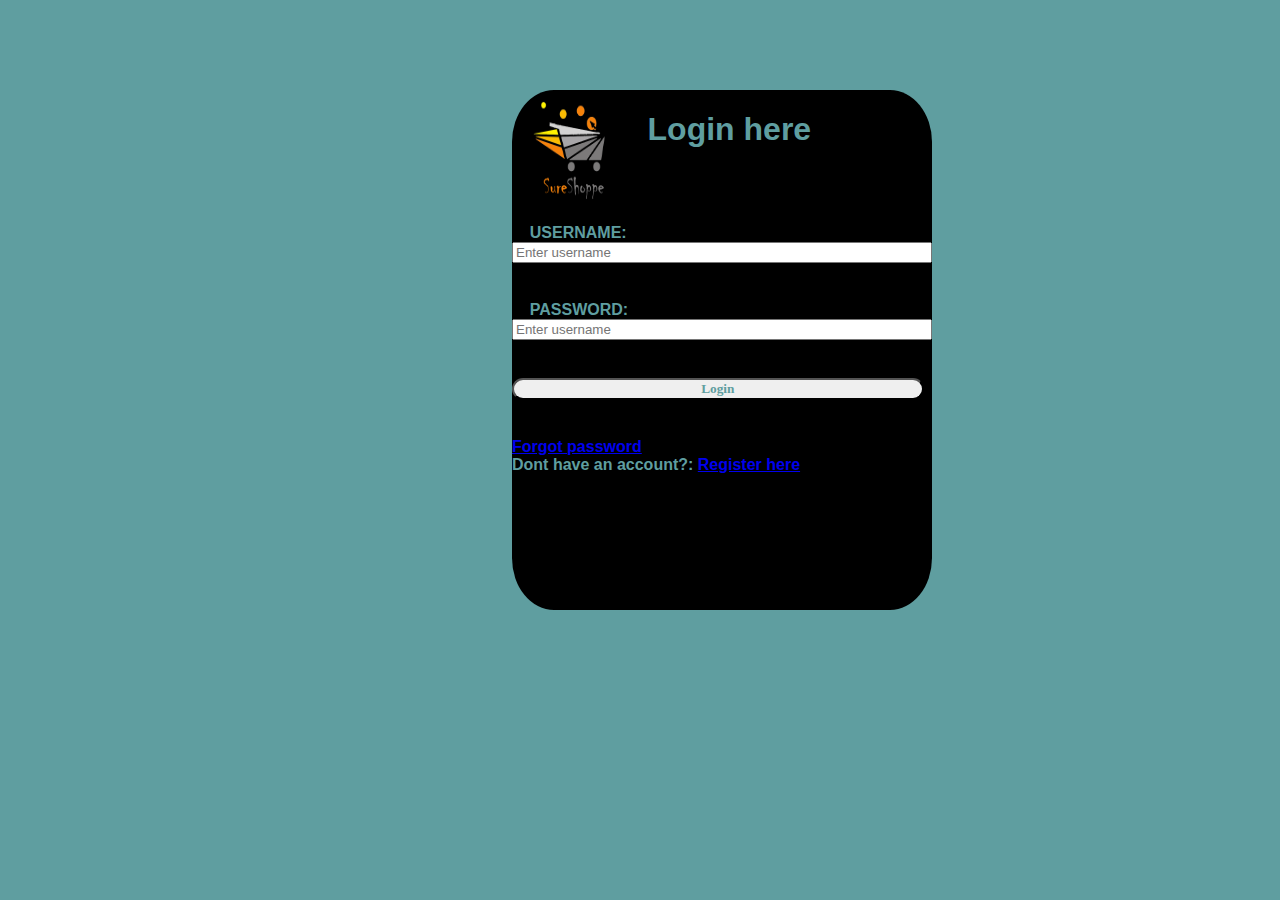
<file: login.html>
<!DOCTYPE html>
<html lang="en">
    <head>
        <meta charset="utf-8">
        <title>SureShoppe Login</title>
        <meta name="viewport" content="width=device-width, initial-scale=1">
        <link rel="stylesheet" type="text/css" href="css/login.css">
    </head>
    <body>
        <div class="login"> 
            <img src="images/Logo.png" class="logo" alt="logo">
            <h1>&nbsp;&nbsp;&nbsp;&nbsp;Login here</h1><br><br><br>
            <form class="loginform">
                <label > &nbsp;&nbsp;&nbsp;&nbsp;USERNAME: <input type="text" name="username" placeholder="Enter username"></label><br><br>
                <label >&nbsp;&nbsp;&nbsp;&nbsp;PASSWORD: <input type="password" name="password" placeholder="Enter username"></label><br><br>
                <input type="button" name="Login" value="Login" class="button" ><br><br>
                <a href="#">Forgot password</a><br>
                <label>Dont have an account?: <a href="register.html">Register here</a></label>
            </form>
        </div>
        
    </body>
</html>
</file>
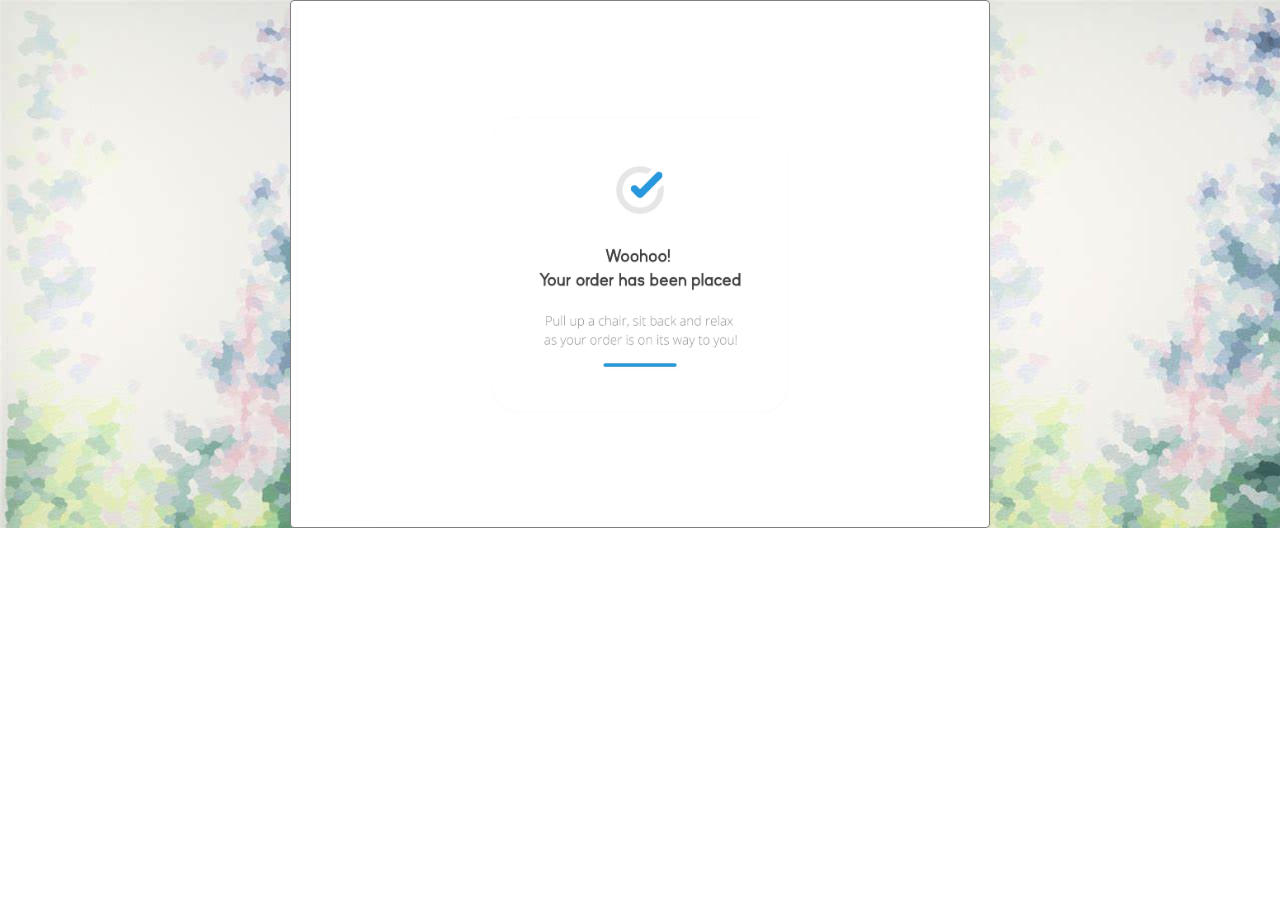
<file: orderdone.html>
<!DOCTYPE html>
<html lang="en">
    <head>
        <meta charset="utf-8">
        <title>Shop</title>
        <meta name="viewport" content="width=device-width, initial-scale=1">
        <link rel="stylesheet" href="css/categories.css">
    </head>
    <body>
        <img src="images/order_pop.jpg" alt="electronics" class="center">		
</body>
</html>
</file>
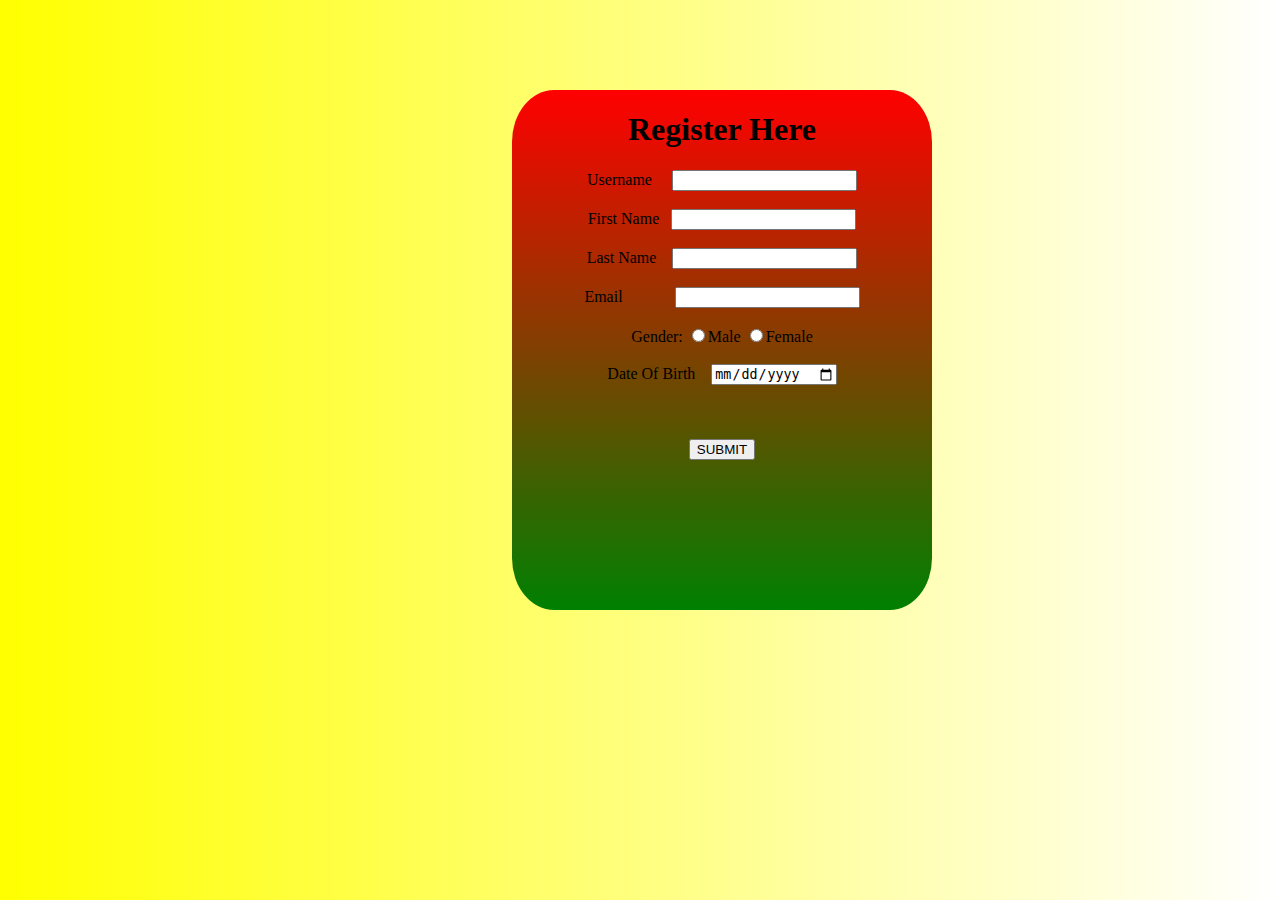
<file: register.html>
<!DOCTYPE html>
<html lang="en">
    <head>
        <meta charset="utf-8">
        <title>Resistration</title>
        <meta name="viewport" content="width=device-width, initial-scale=1">
        <link rel="stylesheet" href="css/register.css">
    </head>
    <body>
      <main class="main">
          <div class="regform">
                <h1>Register Here</h1>
                <label>Username  &nbsp;&nbsp;&nbsp; <input type="text" name="username"> </label><br><br>
                <label>First Name&nbsp;&nbsp;&nbsp;<input type="text" name="fname"> </label><br><br>
                <label>Last Name&nbsp;&nbsp;&nbsp;&nbsp;<input type="text" name="lname"> </label><br><br>
                <label>Email&nbsp;&nbsp;&nbsp;&nbsp;&nbsp;&nbsp;&nbsp;&nbsp;&nbsp;&nbsp;&nbsp;&nbsp;&nbsp;<input type="email" name="email"></label><br><br>
                Gender:
                <input type="radio" id="male" name="gender" value="male"><label>Male</label>
                <input type="radio" id="female" name="gender" value="female"><label>Female</label><br><br>
                <label>Date Of Birth&nbsp;&nbsp;&nbsp; <input type="date" id="birthday" name="birthday"></label><br><br><br><br>
                 <input type="button" name="submit" value="SUBMIT">
          </div>
      </main>
    </body>
</html>
</file>
<file: css/index.css>
*{
    padding: 0;
    margin: 0;
    box-sizing: border-box;
}

body{
    background: url("../images/main.jpg");
    background-size: cover;
    background-position: center;
    background-repeat: no-repeat;
    background-attachment: fixed;
    font-family: sans-serif;
    height: 100vh;
    width: 100%;
}

div img{
    padding: 10px;
    height: 150px;
    width: 150px;
    float: left;
}

div h1{
    font-size: xx-large;
}

.menubar{
    background-color: rgb(134, 193, 221);
    width: 1400px;
    text-align: center;
    margin: auto;
    position: fixed;
    overflow: hidden;
}

.menubar ul{
    display: inline-flex;
    list-style-type: none;
}

.menubar ul li{
width: 120px;
margin: 15px;
padding: 15px;    
}

.search, .menubar ul li a{
    text-decoration: none;
    color: rgb(5, 5, 5);    
    font-size: 20px;
    font-family: poppins;
    }

.menubar ul li:hover{
    background-color: rgb(26, 117, 202);
    border-radius: 20px;   
}

.welcometext h1{
    font-size: 50px;
    color:rgb(229, 229, 240);
    font-family: fantasy;
    text-align: center;
    
}

.welcometext p{
    font-size: 20px;
    font-family: cursive;
    text-align: center;
    color: rgb(208, 240, 208);
    border-radius: 20%;
}

/* topbrands, deals and featured */
.row h1{
    font-size: x-large;
    font-family:Verdana ;
}
.row img{
    width: 300px;
    height: 300px;    
}

.col1 {
    float: left;
    width: 33.33%;
    padding: 10px;
}

.btn{
    display: inline-block;
    background-color: #f0e8e7;
    color: rgb(26, 109, 204);
    padding: 8px 30px;
    margin: 30px 0px;
    border-radius: 30px;
    transition: .5s;
    cursor: pointer;
}

.btn:hover{
    transform: scale(1.5);
}

.col2 {
    float: left;
    width: 50%;
    padding: 10px;
}

.col2 img{
    width: 150px;
    height: 150px;
}


/* Footer section */
  .footer {
    width: 100%;
    background-color: black;
  }

  .footer .col {
    float: left;
    width: 300px;
    box-sizing: border-box;
    padding: 0px 20px 20px 20px;
  }
 
  .footer .col h1 {
    margin: 0;
    padding: 0;
    font-size: 15px;
    line-height: 17px;
    padding: 20px 0px 5px 0px;
    color: rgba(255,255,255,0.2);
    font-weight: normal;
  }
 
  .footer .col img{
      width: 150px;
      height: 100px;
  }
  .footer .col ul {
    list-style-type: none;
    margin: 0;
    padding: 0;
  }
 
  .footer .col ul li {
    color: #999999;
    font-size: 14px;
    font-family: inherit;  
    padding: 5px 0px 5px 0px;
    cursor: pointer;
    transition: .2s;
    -webkit-transition: .2s;
    -moz-transition: .2s;
  }
  
   .footer .col ul li:hover {
    color: #ffffff;
    transition: .1s;
    -webkit-transition: .1s;
    -moz-transition: .1s;
  }
  
  .clearfix {
    clear: both;
  }
</file>
<file: css/aboutus.css>
*{
  padding: 0;
  margin: 0;
  box-sizing: border-box;
}
/*body styling*/
body{
  background-size: cover;
  background-position: center;
  background-repeat: no-repeat;
  background-attachment: fixed;
  font-family: sans-serif;
  height: 100vh;
  width: 100%;
}

/*header background styling*/
header{
background-color: aqua;
}
div img{
  padding: 10px;
  height: 150px;
  width: 150px;
  float: left;
}
div h1{
  font-size: xx-large;
}

/*menubar styling*/
.menubar{
  background-color: rgb(134, 193, 221);
  width: 1400px;
  text-align: center;
  margin: auto;
  position: fixed;
  overflow: hidden;
}
.menubar ul{
  display: inline-flex;
  list-style-type: none;
}
.menubar ul li{
width: 120px;
margin: 15px;
padding: 15px;    
}
.search, .menubar ul li a{
  text-decoration: none;
  color: rgb(5, 5, 5);    
  font-size: 20px;
  font-family: poppins;
}
.menubar ul li:hover{
  background-color: rgb(26, 117, 202);
  border-radius: 10px;
}

/*content class styling*/
.content{
  background: linear-gradient(rgb(25, 187, 241), black);
  width: auto;
  text-align: center;
}
.content p{
  color: white;
  font-size: 16px;
  font-family: Verdana;
}


/* Footer section */
.footer {
  width: 100%;
  background-color: black;
}
.footer .col {
  float: left;
  width: 300px;
  box-sizing: border-box;
  padding: 0px 20px 20px 20px;
}
.footer .col h1 {
  margin: 0;
  padding: 0;
  font-size: 15px;
  line-height: 17px;
  padding: 20px 0px 5px 0px;
  color: rgba(255,255,255,0.2);
  font-weight: normal;
}
.footer .col img{
    width: 160px;
    height: 100px;
}
.footer .col ul {
  list-style-type: none;
  margin: 0;
  padding: 0;
}
.footer .col ul li {
  color: #999999;
  font-size: 14px;
  font-family: inherit;  
  padding: 5px 0px 5px 0px;
  cursor: pointer;
  transition: .2s;
  -webkit-transition: .2s;
  -moz-transition: .2s;
}
 .footer .col ul li:hover {
  color: #ffffff;
  transition: .1s;
  -webkit-transition: .1s;
  -moz-transition: .1s;
}

.clearfix {
  clear: both;
}
</file>
<file: css/common.css>
*{
    padding: 0;
    margin: 0;
    box-sizing: border-box;
}
body{
	font-family: 'Poppins', sans-serif;
}
.categories{
	margin: 70px;
}
.col-4{
	flex-basis: 25%;
	padding: 10px;	
	min-width: 150px;
	margin-bottom: 50px;
	transition: transform 0.5s;
}
.col-4 img{
	width: 100%;
}
.small-container{
	max-width: 1080px;
	margin: auto;
	padding-left: 25px;
	padding-right: 25px;
}
.row{
	display: flex;
	align-items: center;
	flex-wrap: wrap;
}
.col-4:hover{
    transform: translateY(-5px);
}
h4{
	font-size: 15px;
	color: black;
	font-weight: bold;
}
.col-4 p{
	font-size: 15px;
	font-family: Arial;
}
.btn{
	display: inline-block;
	background: #82a5ea;
	color: #fff;
	padding: 8px 30px;
	margin: 30px 0;
	border-radius: 30px;
}
a{
	text-decoration: none;
	color: #555;
}
p{
	color: #555;
	font-size: 15px;
	
}

.header{
	background: radial-gradient(#fff,#ffd6d6);
}
img {
  width: 100%;
}
</file>
<file: css/categories.css>
@import url('https://fonts.googleapis.com/css2?family=Montserrat:wght@100&display=swap');
*{
    box-sizing: border-box;
    margin: 0;
    padding: 0;
    background-color: white; 
}
body{
  background: url("../images/bg9.jpg");
}
img {
  	border: 1px solid grey;
  	border-radius: 4px;
  	padding: 5px;
  	width: 700px;
  	display: block;
  	margin-left: auto;
  	margin-right: auto;
}
p{
	font-size: 80px;
	font-family: Arizonia;
	padding-left: 150px;
	padding-right: 150px;
}
</file>
<file: css/contactus.css>
/* text,email, select and textarea */
  input[type=text], input[type=email],select, textarea {
    width: 100%; 
    padding: 10px; 
    border: 3px solid #ccc; 
    border-radius: 10px; 
    box-sizing: border-box;
    margin-top: 3px; 
    margin-bottom: 10px; 
    resize: vertical;
  }

  /* submit button */
  input[type=submit] {
    background-color:rgb(70, 70, 204);
    color: white;
    padding: 12px 20px;
    border: none;
    border-radius: 4px;
    cursor: pointer;
    font-size: 16px;
    font-weight: bold;
  }

  /* submit button hover*/
  input[type=submit]:hover {
    background-color:rgb(50, 11, 223);
  }
  
   /*form*/
  .container {
    border-radius: 5px;
    background-color: #20a5c7;
    padding: 50px;
  }
</file>
<file: css/login.css>
body{
    margin: 0;
    padding: 0;
    background-color: cadetblue;
    background-attachment: fixed;
    font-family: sans-serif;;
    height: 100vh;
    width: 100%;
}

.login{
    width: 420px;
    height: 520px;
    align-items: center;
    background-color: black;
    top: 10%;
    left: 40%;
    position: absolute;
    box-sizing: border-box;
    color: cadetblue;
    font-weight: bold;
    border-radius: 10%;
}

.login input{
    width: 98%;
    margin-bottom: 20px;
}

.login input[type="button"]{
border-radius: 20px;
font-family: Impact;
font-weight: bold;
color:cadetblue

}

.logo{
    float: left;
    width: 80px;
    height: 100px;
    border-radius: 10%;
    padding-left: 20px;
    padding-top: 10px;
}
</file>
<file: css/register.css>
body{
background-image: linear-gradient(to right, yellow, white);
border-radius: 40px;
}

.regform{
    width: 420px;
    height: 520px;
    align-items: center;
    background-image: linear-gradient(red, green);
    top: 10%;
    left: 40%;
    position: absolute;
    color: black;
    font-family: Georgia;
    border-radius: 10%;
    text-align: center;
}
</file>
